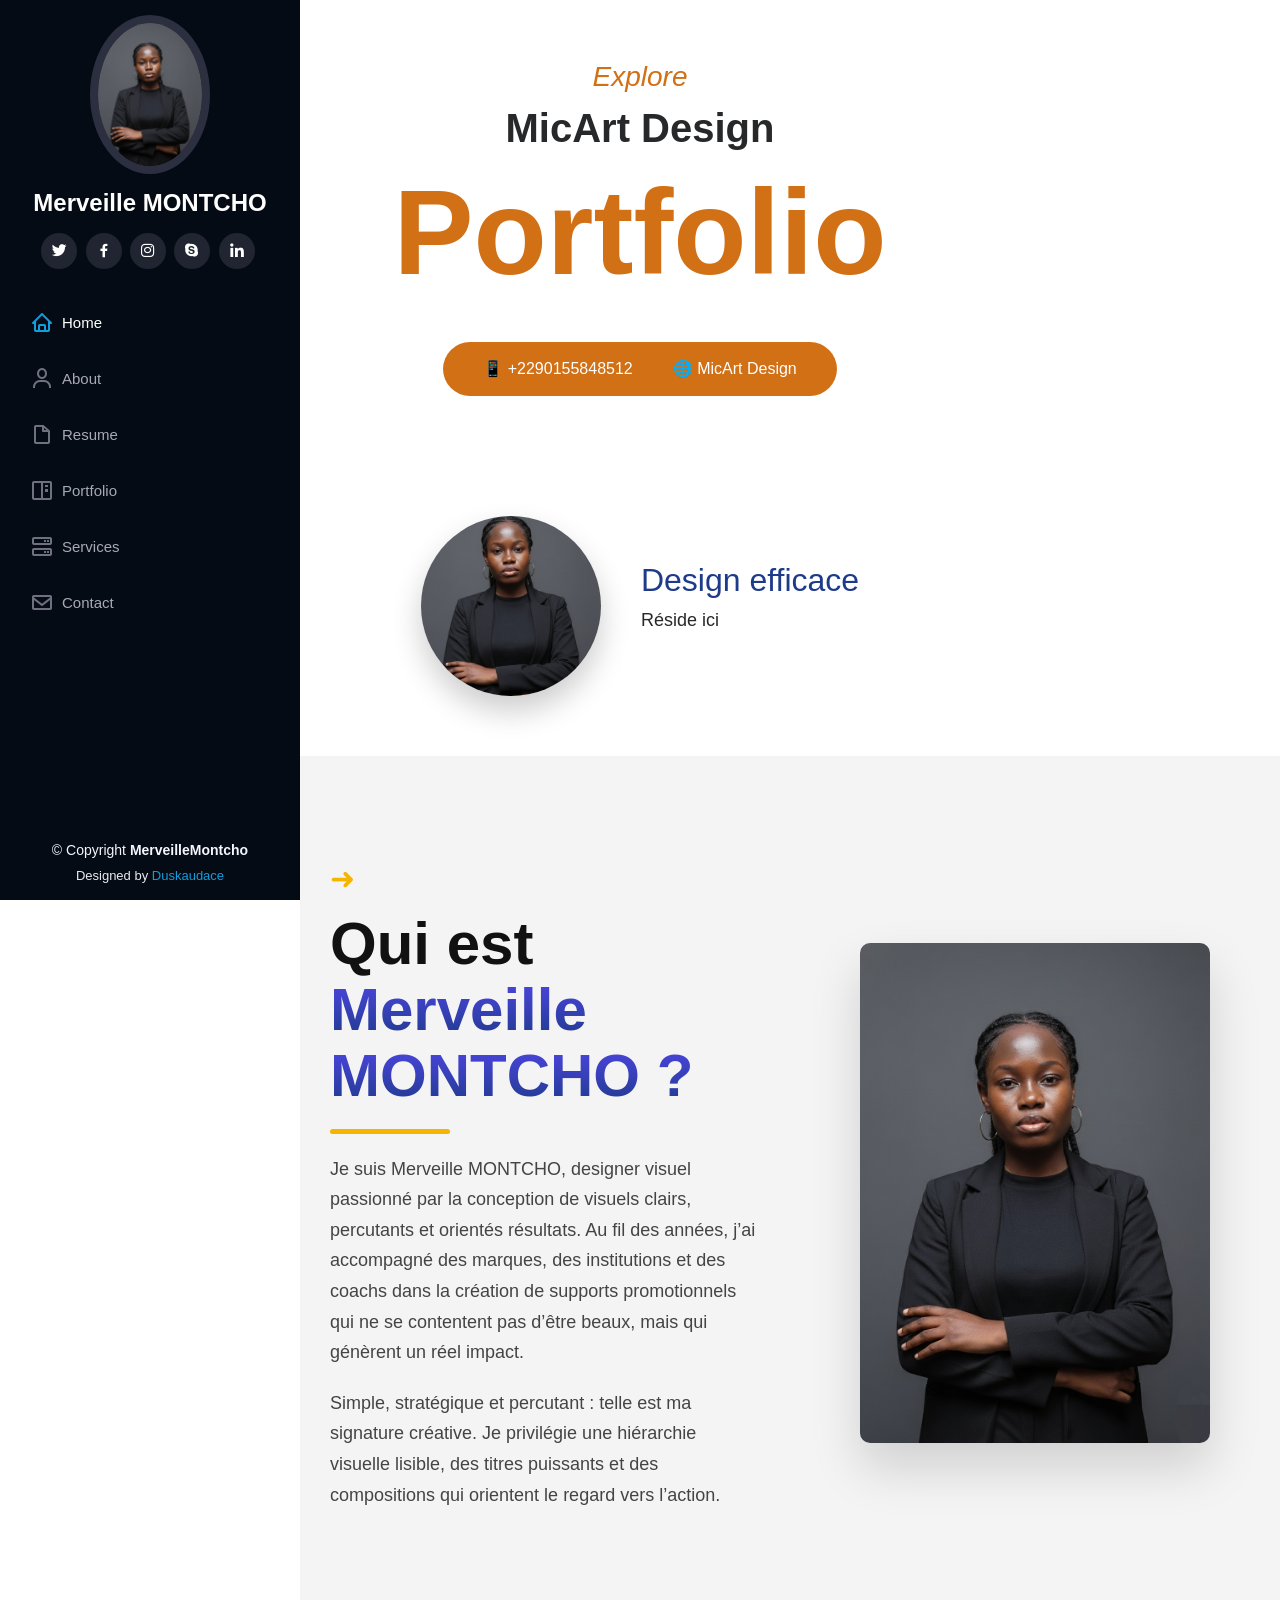
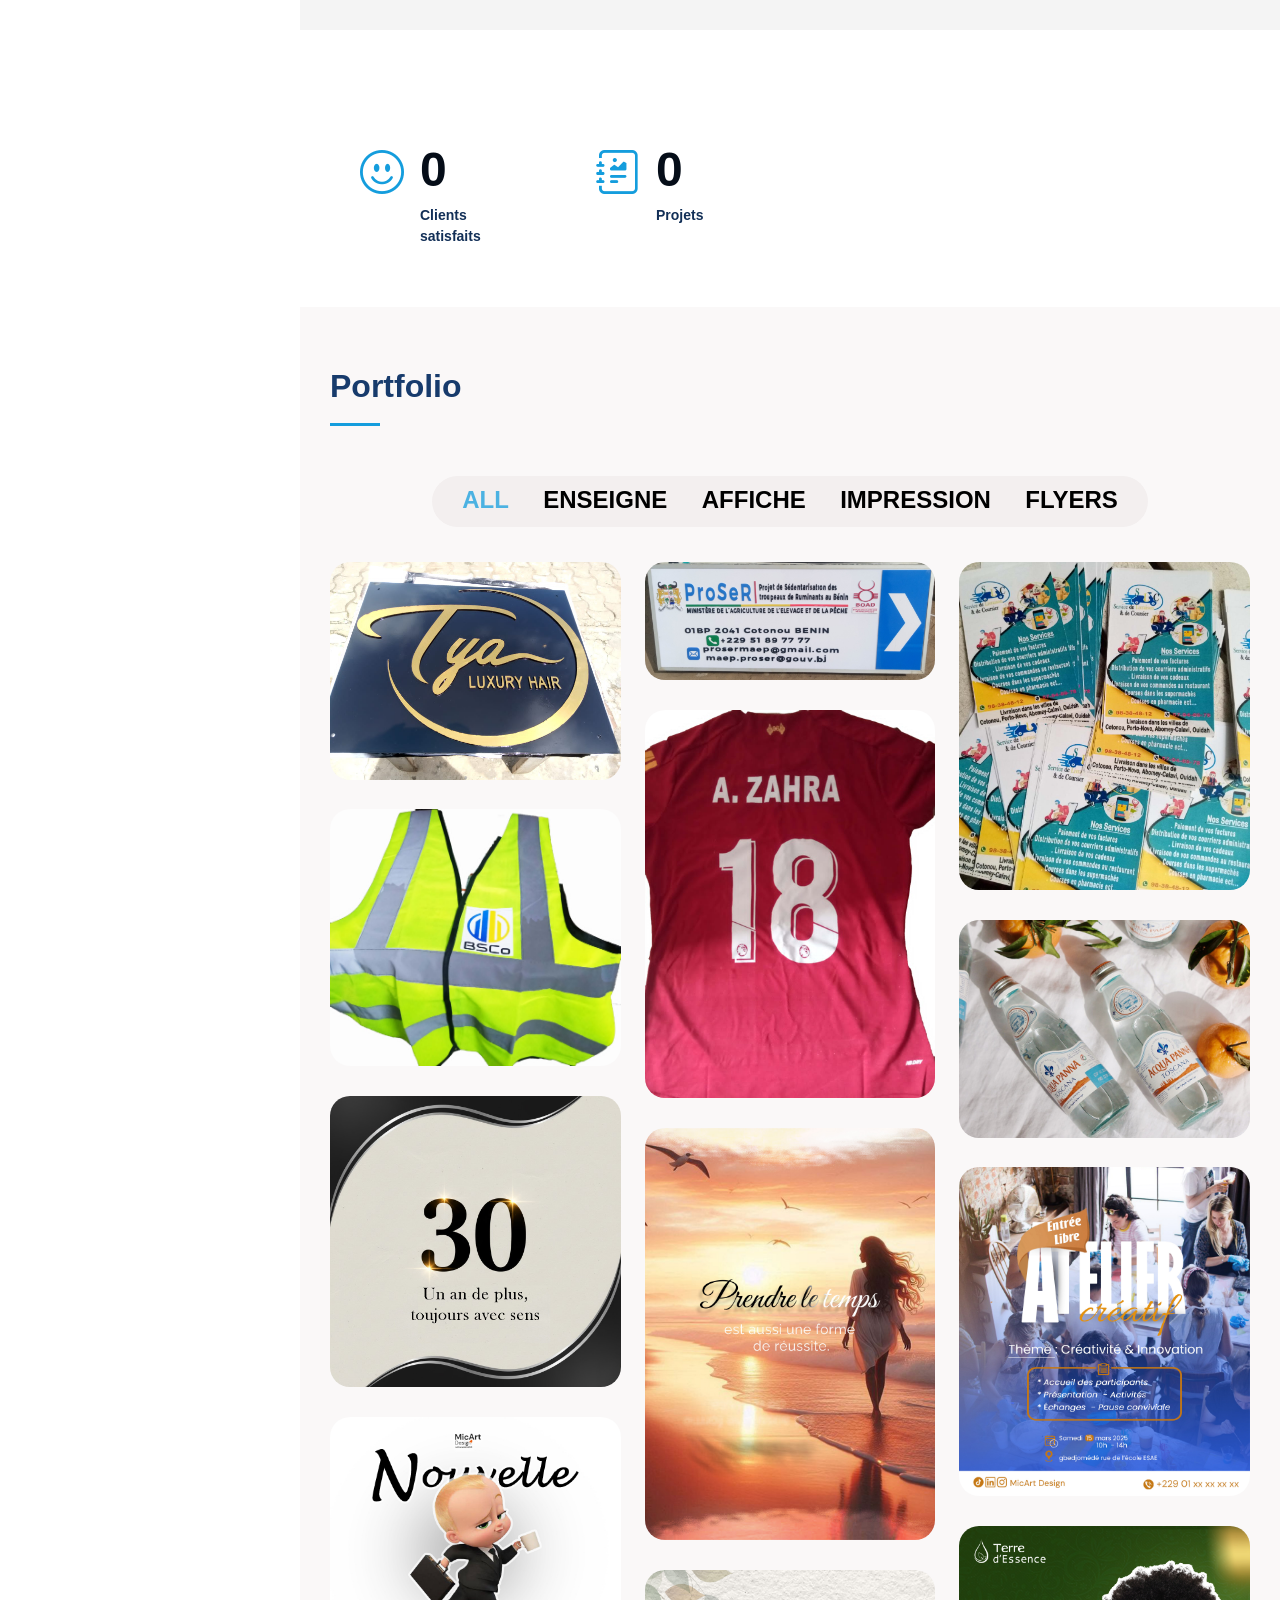
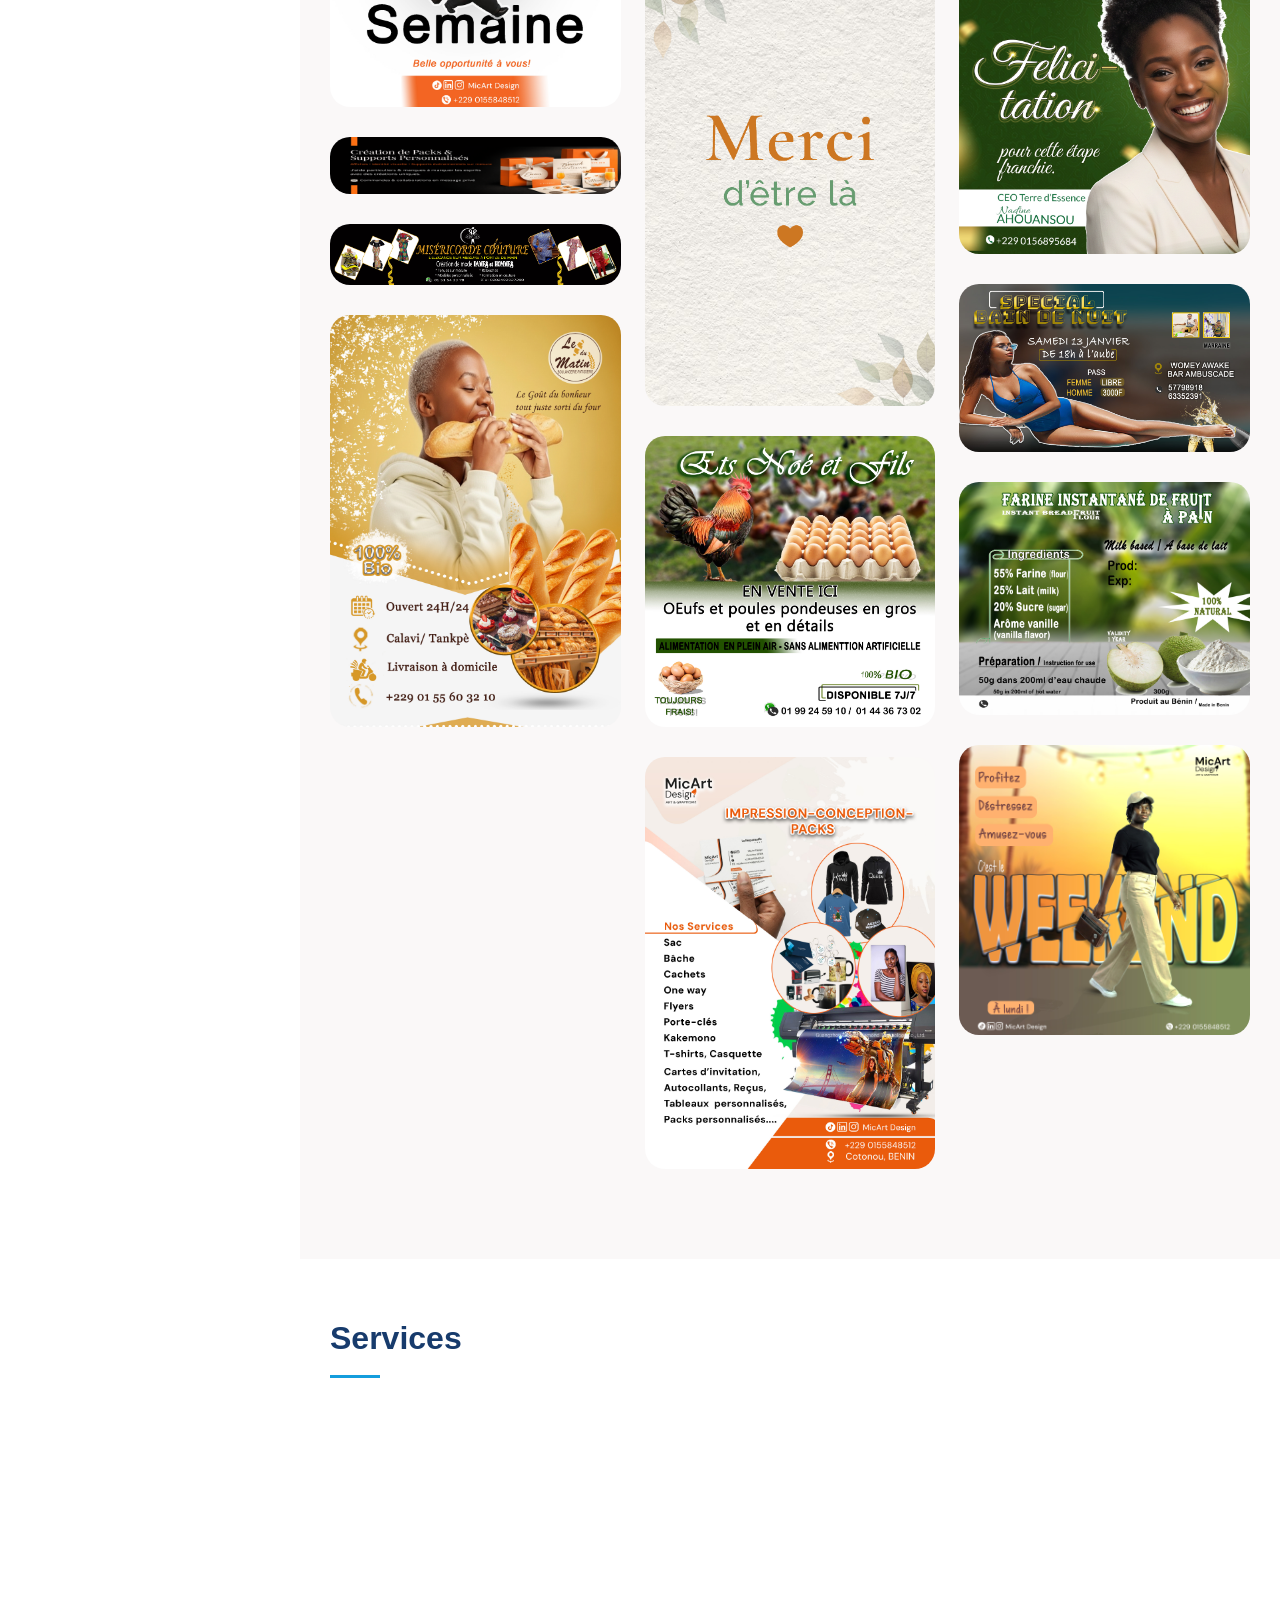
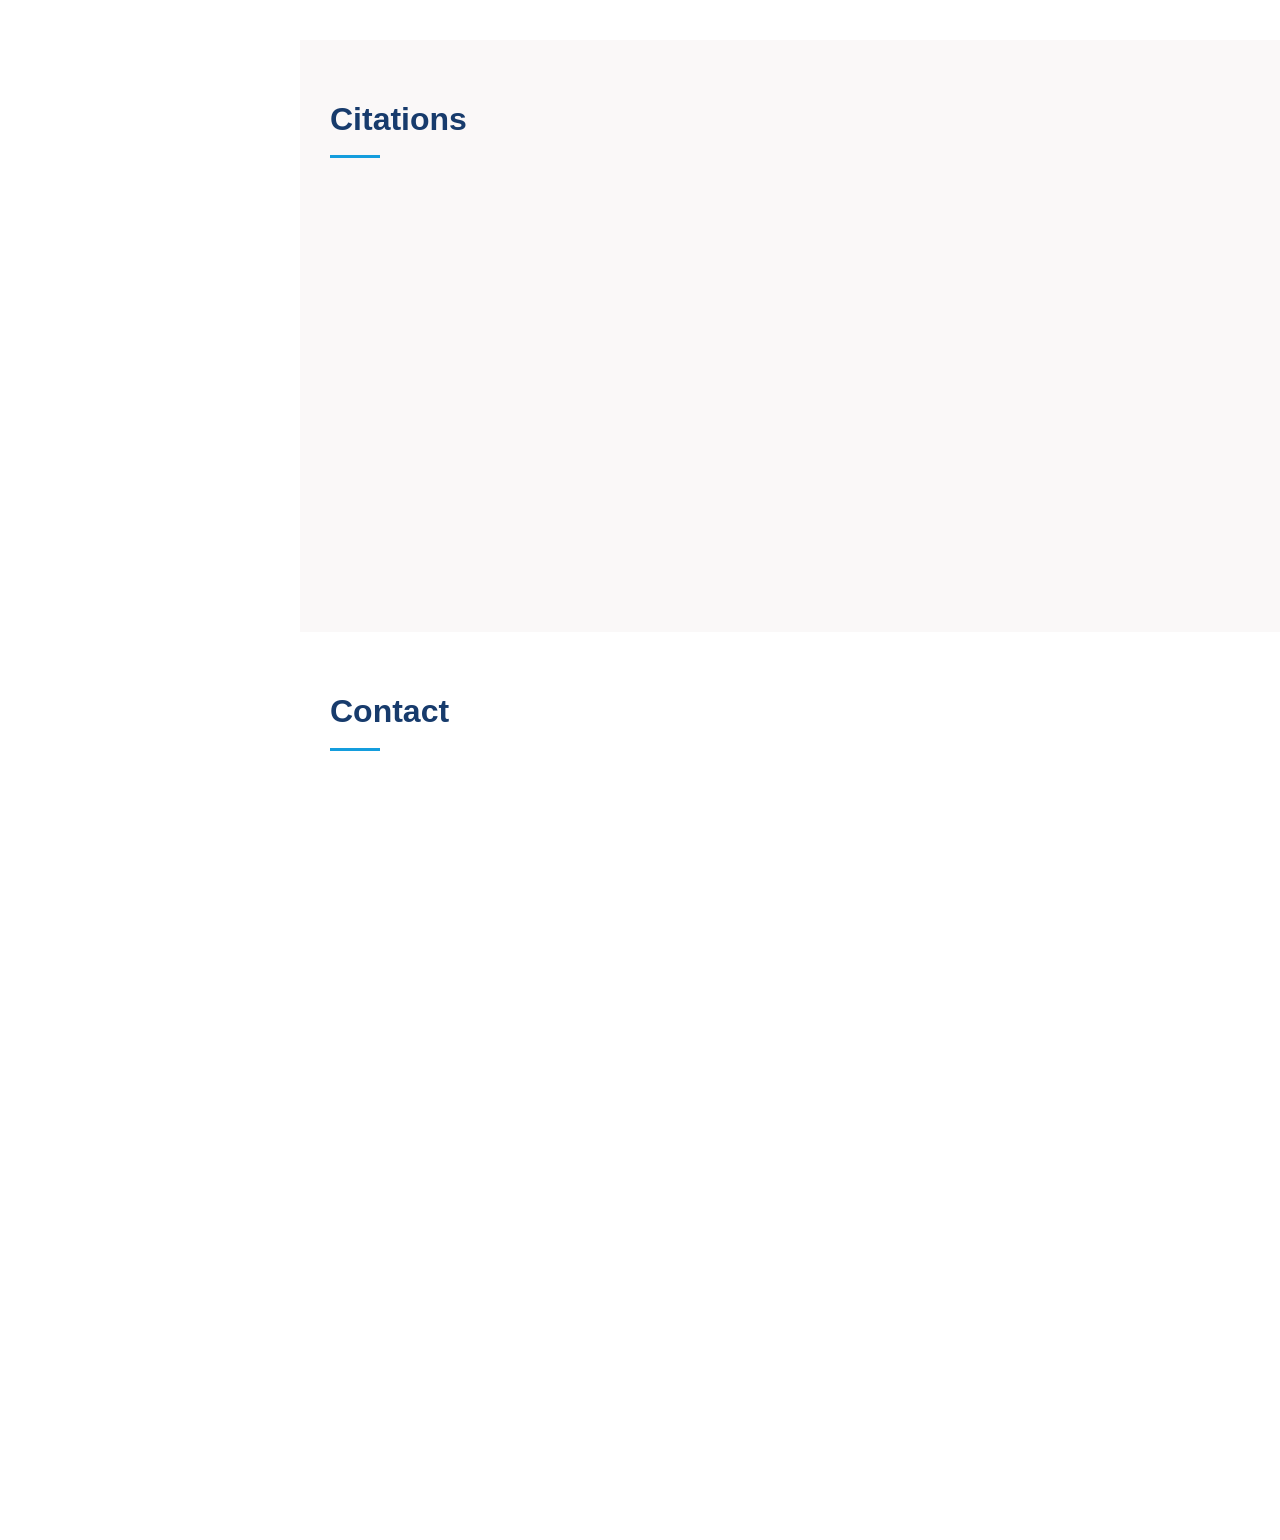
<file: index.html>
<!DOCTYPE html>
<html lang="en">

<head>
  <meta charset="utf-8">
  <meta content="width=device-width, initial-scale=1.0" name="viewport">

  <title>Mon_Portfolio</title>
  <meta content="" name="description">
  <meta content="" name="keywords">

  <!-- Favicons -->
  <link href="assets/img/favicon.png" rel="icon">
  <link href="assets/img/apple-touch-icon.png" rel="apple-touch-icon">

  <!-- Google Fonts -->
  <!-- <link href="https://fonts.googleapis.com/css?family=Open+Sans:300,300i,400,400i,600,600i,700,700i|Raleway:300,300i,400,400i,500,500i,600,600i,700,700i|Poppins:300,300i,400,400i,500,500i,600,600i,700,700i" rel="stylesheet"> -->

  <!-- Vendor CSS Files -->
  <link href="assets/vendor/aos/aos.css" rel="stylesheet">
  <link href="assets/vendor/bootstrap/css/bootstrap.min.css" rel="stylesheet">
  <link href="assets/vendor/bootstrap-icons/bootstrap-icons.css" rel="stylesheet">
  <link href="assets/vendor/boxicons/css/boxicons.min.css" rel="stylesheet">
  <link href="assets/vendor/glightbox/css/glightbox.min.css" rel="stylesheet">
  <link href="assets/vendor/swiper/swiper-bundle.min.css" rel="stylesheet">

  <!-- Template Main CSS File -->
  <link href="assets/css/style.css" rel="stylesheet">
</head>

<body>

  <!-- ======= Mobile nav toggle button ======= -->
  <i class="bi bi-list mobile-nav-toggle d-xl-none"></i>

  <!-- ======= Header ======= -->
  <header id="header">
    <div class="d-flex flex-column">

      <div class="profile">
        <img src="assets/img/photo2.jpeg" alt="" class="img-fluid rounded-circle">
        <h1 class="text-light"><a href="index.html">Merveille MONTCHO</a></h1>
        <div class="social-links mt-3 text-center">
          <a href="#" class="twitter"><i class="bx bxl-twitter"></i></a>
          <a href="#" class="facebook"><i class="bx bxl-facebook"></i></a>
          <a href="#" class="instagram"><i class="bx bxl-instagram"></i></a>
          <a href="#" class="google-plus"><i class="bx bxl-skype"></i></a>
          <a href="#" class="linkedin"><i class="bx bxl-linkedin"></i></a>
        </div>
      </div>

      <nav id="navbar" class="nav-menu navbar">
        <ul>
          <li><a href="#hero" class="nav-link scrollto active"><i class="bx bx-home"></i> <span>Home</span></a></li>
          <li><a href="#about" class="nav-link scrollto"><i class="bx bx-user"></i> <span>About</span></a></li>
          <li><a href="#resume" class="nav-link scrollto"><i class="bx bx-file-blank"></i> <span>Resume</span></a></li>
          <li><a href="#portfolio" class="nav-link scrollto"><i class="bx bx-book-content"></i> <span>Portfolio</span></a></li>
          <li><a href="#services" class="nav-link scrollto"><i class="bx bx-server"></i> <span>Services</span></a></li>
          <li><a href="#contact" class="nav-link scrollto"><i class="bx bx-envelope"></i> <span>Contact</span></a></li>
        </ul>
      </nav><!-- .nav-menu -->
    </div>
  </header><!-- End Header -->

  <!-- ======= Hero Section ======= -->
  <!-- <section id="hero" class="d-flex flex-column justify-content-center align-items-center">
    <div class="hero-container" data-aos="fade-in">
      <h1>Merveille MONTCHO</h1>
      <p>Je suis <span class="typed" data-typed-items="Graphiste, Sérigraphe, Freelancer, Caligraphe"></span></p>
    </div>
  </section> -->
  <!-- End Hero -->
      <section class="hero">

        <!-- Petit texte stylé -->
        <h3 class="explore">Explore</h3>

        <!-- Nom -->
        <h2 class="brand">MicArt Design</h2>

        <!-- Grand titre -->
        <h1 class="portfoli">Portfolio</h1>


        <!-- ===== CONTACT BAR ===== -->
        <div class="contact-bar">

            <!-- WhatsApp -->
            <div class="contact-item">
                📱 +2290155848512
            </div>

            <!-- Réseaux -->
            <div class="contact-item">
                🌐 MicArt Design
            </div>

        </div>

      </section>

    <!-- ================= PROFILE SECTION ================= -->
    <section class="profile-section">

        <!-- Cercle image profil -->
        <div class="profile-image">

            <!-- PLACE POUR TON IMAGE -->
            <!-- Remplace profile.jpg par ton image -->
            <img src="assets/img/photo2.jpeg" alt="Profile Image">

        </div>

        <!-- Texte à droite -->
        <div class="profile-text">
            <h2>Design efficace</h2>
            <p>Réside ici</p>
        </div>

    </section>
  <main id="main">

    <!-- ======= About Section ======= -->
    <!-- ======= About Section Modern ======= -->
    <section id="about-modern" class="about-modern">
    
      <div class="container">
    
        <div class="about-wrapper">
    
          <!-- ===== TEXTE GAUCHE ===== -->
          <div class="about-text">
    
            <!-- Petit icone décoratif -->
            <div class="about-arrow">➜</div>
    
            <!-- Grand titre -->
            <h1 class="about-title">
              Qui est <br>
              <span>Merveille MONTCHO ?</span>
            </h1>
    
            <!-- Ligne décorative -->
            <div class="about-line"></div>
    
            <!-- Description -->
            <p>
              Je suis Merveille MONTCHO, designer visuel passionné par la conception de visuels clairs, percutants et orientés résultats.
Au fil des années, j’ai accompagné des marques, des institutions et des coachs dans la création de supports promotionnels qui ne se contentent pas d’être beaux, mais qui génèrent un réel impact.
            </p>
    
            <p>
              Simple, stratégique et percutant : telle est ma signature créative.
Je privilégie une hiérarchie visuelle lisible, des titres puissants et des compositions qui orientent le regard vers l’action.
            </p>
    
          </div>
    
    
          <!-- ===== IMAGE DROITE ===== -->
          <div class="about-image">
    
            <!-- REMPLACE l'image ici -->
            <img src="assets/img/photo2.jpeg" alt="Profile Image">
    
          </div>
    
        </div>
    
      </div>
    
    </section>
    <!-- End About Section -->

    <!-- ======= Facts Section ======= -->
    <section id="facts" class="facts">
      <div class="container">

        <div class="section-title">
          <!-- <h2>Facts</h2>
          <p>Magnam dolores commodi suscipit. Necessitatibus eius consequatur ex aliquid fuga eum quidem. Sit sint consectetur velit. Quisquam quos quisquam cupiditate. Et nemo qui impedit suscipit alias ea. Quia fugiat sit in iste officiis commodi quidem hic quas.</p> -->
        </div>

        <div class="row no-gutters">

          <div class="col-lg-3 col-md-6 d-md-flex align-items-md-stretch" data-aos="fade-up">
            <div class="count-box">
              <i class="bi bi-emoji-smile"></i>
              <span data-purecounter-start="0" data-purecounter-end="382" data-purecounter-duration="1" class="purecounter"></span>
              <p><strong>Clients satisfaits</strong></p>
            </div>
          </div>

          <div class="col-lg-3 col-md-6 d-md-flex align-items-md-stretch" data-aos="fade-up" data-aos-delay="100">
            <div class="count-box">
              <i class="bi bi-journal-richtext"></i>
              <span data-purecounter-start="0" data-purecounter-end="1453" data-purecounter-duration="1" class="purecounter"></span>
              <p><strong>Projets</strong></p>
            </div>
          </div>

        </div>

      </div>
    </section><!-- End Facts Section -->


    <!-- ======= Portfolio Section ======= -->
    <section id="portfolio" class="portfolio section-bg">
      <div class="container">

        <div class="section-title">
          <h2>Portfolio</h2>
          <!-- <p>Magnam dolores commodi suscipit. Necessitatibus eius consequatur ex aliquid fuga eum quidem. Sit sint consectetur velit. Quisquam quos quisquam cupiditate. Et nemo qui impedit suscipit alias ea. Quia fugiat sit in iste officiis commodi quidem hic quas.</p> -->
        </div>

        <div class="row" data-aos="fade-up">
          <div class="col-lg-12 d-flex justify-content-center">
            <ul id="portfolio-flters">
              <li data-filter="*" class="filter-active">All</li>
              <li data-filter=".filter-app">Enseigne</li>
              <li data-filter=".filter-card">Affiche</li>
              <li data-filter=".filter-web">Impression</li>
              <li data-filter=".filter-web2">Flyers</li>
            </ul>
          </div>
        </div>

        <div class="row portfolio-container" data-aos="fade-up" data-aos-delay="100">

          <div class="col-lg-4 col-md-6 portfolio-item filter-app">
            <div class="portfolio-wrap">
              <img src="assets/img/portfolio/mervo1.jpg" class="img-fluid" alt="">
              <div class="portfolio-links">
                <a href="assets/img/portfolio/mervo1.jpg" data-gallery="portfolioGallery" class="portfolio-lightbox" title="Enseigne"><i class="bx bx-show"></i></a>
                
              </div>
            </div>
          </div>

          <div class="col-lg-4 col-md-6 portfolio-item filter-app">
            <div class="portfolio-wrap">
              <img src="assets/img/portfolio/mervo2.jpg" class="img-fluid" alt="">
              <div class="portfolio-links">
                <a href="assets/img/portfolio/mervo2.jpg" data-gallery="portfolioGallery" class="portfolio-lightbox" title="Enseigne"><i class="bx bx-show"></i></a>
                
              </div>
            </div>
          </div>

          <div class="col-lg-4 col-md-6 portfolio-item filter-app">
            <div class="portfolio-wrap">
              <img src="assets/img/portfolio/mervo3.jpg" class="img-fluid" alt="">
              <div class="portfolio-links">
                <a href="assets/img/portfolio/mervo3.jpg" data-gallery="portfolioGallery" class="portfolio-lightbox" title="Enseigne"><i class="bx bx-show"></i></a>
                
              </div>
            </div>
          </div>

          <div class="col-lg-4 col-md-6 portfolio-item filter-web">
            <div class="portfolio-wrap">
              <img src="assets/img/portfolio/mervo4.jpg" class="img-fluid" alt="">
              <div class="portfolio-links">
                <a href="assets/img/portfolio/mervo4.jpg" data-gallery="portfolioGallery" class="portfolio-lightbox" title="Impression"><i class="bx bx-show"></i></a>
                
              </div>
            </div>
          </div>

          <div class="col-lg-4 col-md-6 portfolio-item filter-web">
            <div class="portfolio-wrap">
              <img src="assets/img/portfolio/mervo5.jpg" class="img-fluid" alt="">
              <div class="portfolio-links">
                <a href="assets/img/portfolio/mervo5.jpg" data-gallery="portfolioGallery" class="portfolio-lightbox" title="Impression"><i class="bx bx-show"></i></a>
                
              </div>
            </div>
          </div>


          <div class="col-lg-4 col-md-6 portfolio-item filter-card">
            <div class="portfolio-wrap">
              <img src="assets/img/portfolio/portfolio-7.jpg" class="img-fluid" alt="">
              <div class="portfolio-links">
                <a href="assets/img/portfolio/portfolio-7.jpg" data-gallery="portfolioGallery" class="portfolio-lightbox" title="Affiche"><i class="bx bx-show"></i></a>
                
              </div>
            </div>
          </div>

          <div class="col-lg-4 col-md-6 portfolio-item filter-card">
            <div class="portfolio-wrap">
              <img src="assets/img/a1.jpg" class="img-fluid" alt="">
              <div class="portfolio-links">
                <a href="assets/img/a1.jpg" data-gallery="portfolioGallery" class="portfolio-lightbox" title="Affiche"><i class="bx bx-show"></i></a>
                
              </div>
            </div>
          </div>

          <div class="col-lg-4 col-md-6 portfolio-item filter-card">
            <div class="portfolio-wrap">
              <img src="assets/img/a2.jpg" class="img-fluid" alt="">
              <div class="portfolio-links">
                <a href="assets/img/a2.jpg" data-gallery="portfolioGallery" class="portfolio-lightbox" title="Affiche"><i class="bx bx-show"></i></a>
                
              </div>
            </div>
          </div>

          <div class="col-lg-4 col-md-6 portfolio-item filter-card">
            <div class="portfolio-wrap">
              <img src="assets/img/a3.jpg" class="img-fluid" alt="">
              <div class="portfolio-links">
                <a href="assets/img/a3.jpg" data-gallery="portfolioGallery" class="portfolio-lightbox" title="Affiche"><i class="bx bx-show"></i></a>
                
              </div>
            </div>
          </div>

          <div class="col-lg-4 col-md-6 portfolio-item filter-card">
            <div class="portfolio-wrap">
              <img src="assets/img/a4.jpg" class="img-fluid" alt="">
              <div class="portfolio-links">
                <a href="assets/img/a4.jpg" data-gallery="portfolioGallery" class="portfolio-lightbox" title="Affiche"><i class="bx bx-show"></i></a>
                
              </div>
            </div>
          </div>

          <div class="col-lg-4 col-md-6 portfolio-item filter-card">
            <div class="portfolio-wrap">
              <img src="assets/img/a5.jpg" class="img-fluid" alt="">
              <div class="portfolio-links">
                <a href="assets/img/a5.jpg" data-gallery="portfolioGallery" class="portfolio-lightbox" title="Affiche"><i class="bx bx-show"></i></a>
                
              </div>
            </div>
          </div>

          <div class="col-lg-4 col-md-6 portfolio-item filter-card">
            <div class="portfolio-wrap">
              <img src="assets/img/a6.jpg" class="img-fluid" alt="">
              <div class="portfolio-links">
                <a href="assets/img/a6.jpg" data-gallery="portfolioGallery" class="portfolio-lightbox" title="Affiche"><i class="bx bx-show"></i></a>
                
              </div>
            </div>
          </div>

          <div class="col-lg-4 col-md-6 portfolio-item filter-card">
            <div class="portfolio-wrap">
              <img src="assets/img/a7.png" class="img-fluid" alt="">
              <div class="portfolio-links">
                <a href="assets/img/a7.png" data-gallery="portfolioGallery" class="portfolio-lightbox" title="Affiche"><i class="bx bx-show"></i></a>
                
              </div>
            </div>
          </div>

          <div class="col-lg-4 col-md-6 portfolio-item filter-card">
            <div class="portfolio-wrap">
              <img src="assets/img/a8.jpg" class="img-fluid" alt="">
              <div class="portfolio-links">
                <a href="assets/img/a8.jpg" data-gallery="portfolioGallery" class="portfolio-lightbox" title="Affiche"><i class="bx bx-show"></i></a>
                
              </div>
            </div>
          </div>

          <div class="col-lg-4 col-md-6 portfolio-item filter-card">
            <div class="portfolio-wrap">
              <img src="assets/img/a9.jpg" class="img-fluid" alt="">
              <div class="portfolio-links">
                <a href="assets/img/a9.jpg" data-gallery="portfolioGallery" class="portfolio-lightbox" title="Affiche"><i class="bx bx-show"></i></a>
                
              </div>
            </div>
          </div>

          <div class="col-lg-4 col-md-6 portfolio-item filter-web2">
            <div class="portfolio-wrap">
              <img src="assets/img/f1.jpg" class="img-fluid" alt="">
              <div class="portfolio-links">
                <a href="assets/img/f1.jpg" data-gallery="portfolioGallery" class="portfolio-lightbox" title="Flyers"><i class="bx bx-show"></i></a>
                
              </div>
            </div>
          </div>

          <div class="col-lg-4 col-md-6 portfolio-item filter-web2">
            <div class="portfolio-wrap">
              <img src="assets/img/f2.jpg" class="img-fluid" alt="">
              <div class="portfolio-links">
                <a href="assets/img/f2.jpg" data-gallery="portfolioGallery" class="portfolio-lightbox" title="Flyers"><i class="bx bx-show"></i></a>
                
              </div>
            </div>
          </div>

          <div class="col-lg-4 col-md-6 portfolio-item filter-web2">
            <div class="portfolio-wrap">
              <img src="assets/img/f3.jpg" class="img-fluid" alt="">
              <div class="portfolio-links">
                <a href="assets/img/f3.jpg" data-gallery="portfolioGallery" class="portfolio-lightbox" title="Flyers"><i class="bx bx-show"></i></a>
                
              </div>
            </div>
          </div>

          <div class="col-lg-4 col-md-6 portfolio-item filter-web2">
            <div class="portfolio-wrap">
              <img src="assets/img/f4.jpg" class="img-fluid" alt="">
              <div class="portfolio-links">
                <a href="assets/img/f4.jpg" data-gallery="portfolioGallery" class="portfolio-lightbox" title="Flyers"><i class="bx bx-show"></i></a>
                
              </div>
            </div>
          </div>

          <div class="col-lg-4 col-md-6 portfolio-item filter-web2">
            <div class="portfolio-wrap">
              <img src="assets/img/f5.jpg" class="img-fluid" alt="">
              <div class="portfolio-links">
                <a href="assets/img/f5.jpg" data-gallery="portfolioGallery" class="portfolio-lightbox" title="Flyers"><i class="bx bx-show"></i></a>
                
              </div>
            </div>
          </div>

        </div>



      </div>
    </section><!-- End Portfolio Section -->

    <!-- ======= Services Section ======= -->
    <section id="services" class="services">
      <div class="container">

        <div class="section-title">
          <h2>Services</h2>
          <!-- <p>Magnam dolores commodi suscipit. Necessitatibus eius consequatur ex aliquid fuga eum quidem. Sit sint consectetur velit. Quisquam quos quisquam cupiditate. Et nemo qui impedit suscipit alias ea. Quia fugiat sit in iste officiis commodi quidem hic quas.</p> -->
        </div>

        <div class="row">
          <div class="col-lg-4 col-md-6 icon-box" data-aos="fade-up">
            <div class="icon"><i class="bi bi-briefcase"></i></div>
            <h4 class="title"><a href="">Réalisation d'affiche</a></h4>
            <!-- <p class="description">Voluptatum deleniti atque corrupti quos dolores et quas molestias excepturi sint occaecati cupiditate non provident</p> -->
          </div>
          <div class="col-lg-4 col-md-6 icon-box" data-aos="fade-up" data-aos-delay="100">
            <div class="icon"><i class="bi bi-briefcase"></i></div>
            <h4 class="title"><a href="">Creation de logo</a></h4>
            <!-- <p class="description">Minim veniam, quis nostrud exercitation ullamco laboris nisi ut aliquip ex ea commodo consequat tarad limino ata</p> -->
          </div>
          <div class="col-lg-4 col-md-6 icon-box" data-aos="fade-up" data-aos-delay="200">
            <div class="icon"><i class="bi bi-briefcase"></i></div>
            <h4 class="title"><a href="">Réalisation d'enseigne de tout genre</a></h4>
            <!-- <p class="description">Duis aute irure dolor in reprehenderit in voluptate velit esse cillum dolore eu fugiat nulla pariatur</p> -->
          </div>
          <div class="col-lg-4 col-md-6 icon-box" data-aos="fade-up" data-aos-delay="300">
            <div class="icon"><i class="bi bi-briefcase"></i></div>
            <h4 class="title"><a href="">Habillage PC</a></h4>
            <!-- <p class="description">Excepteur sint occaecat cupidatat non proident, sunt in culpa qui officia deserunt mollit anim id est laborum</p> -->
          </div>
          <div class="col-lg-4 col-md-6 icon-box" data-aos="fade-up" data-aos-delay="400">
            <div class="icon"><i class="bi bi-briefcase"></i></div>
            <h4 class="title"><a href="">Impression sur t-shirt</a></h4>
            <!-- <p class="description">At vero eos et accusamus et iusto odio dignissimos ducimus qui blanditiis praesentium voluptatum deleniti atque</p> -->
          </div>
          <div class="col-lg-4 col-md-6 icon-box" data-aos="fade-up" data-aos-delay="500">
            <div class="icon"><i class="bi bi-calendar4-week"></i></div>
            <h4 class="title"><a href="">Plaque de visibilité</a></h4>
            <!-- <p class="description">Et harum quidem rerum facilis est et expedita distinctio. Nam libero tempore, cum soluta nobis est eligendi</p> -->
          </div>
        </div>

      </div>
    </section><!-- End Services Section -->

    <!-- ======= Testimonials Section ======= -->
    <section id="testimonials" class="testimonials section-bg">
      <div class="container">

        <div class="section-title">
          <h2>Citations</h2>
          <!-- <p>Magnam dolores commodi suscipit. Necessitatibus eius consequatur ex aliquid fuga eum quidem. Sit sint consectetur velit. Quisquam quos quisquam cupiditate. Et nemo qui impedit suscipit alias ea. Quia fugiat sit in iste officiis commodi quidem hic quas.</p> -->
        </div>

        <div class="testimonials-slider swiper" data-aos="fade-up" data-aos-delay="100">
          <div class="swiper-wrapper">

            <div class="swiper-slide">
              <div class="testimonial-item" data-aos="fade-up">
                <p>
                  <i class="bx bxs-quote-alt-left quote-icon-left"></i>
                  Plus nous sommes anxieux,plus nous nous ferons paraître perfomants,ce qui ne fait qu'encourager le monde à s'appuyer d'avantage sur nous..
                  <i class="bx bxs-quote-alt-right quote-icon-right"></i>
                </p>
                <!-- <img src="assets/img/testimonials/testimonials-1.jpg" class="testimonial-img" alt=""> -->
                <!-- <h3>Saul Goodman</h3> -->
                <!-- <h4>Ceo &amp; Founder</h4> -->
              </div>
            </div><!-- End testimonial item -->

            <div class="swiper-slide">
              <div class="testimonial-item" data-aos="fade-up" data-aos-delay="100">
                <p>
                  <i class="bx bxs-quote-alt-left quote-icon-left"></i>
                  Si vous estimez qu'il n'y a aucun espoir,alors vous garantissez que tout espoirpeut disparaître.
                  <i class="bx bxs-quote-alt-right quote-icon-right"></i>
                </p>
                <!-- <img src="assets/img/testimonials/testimonials-2.jpg" class="testimonial-img" alt=""> -->
                <!-- <h3>Sara Wilsson</h3> -->
                <!-- <h4>Designer</h4> -->
              </div>
            </div><!-- End testimonial item -->

            <div class="swiper-slide">
              <div class="testimonial-item" data-aos="fade-up" data-aos-delay="200">
                <p>
                  <i class="bx bxs-quote-alt-left quote-icon-left"></i>
                  Un jour de ces jours,je trouverai un moyen.Je m'élèverai au dessus de la foule.Ils seront étonnés de ce qu'ils verront et quelqu'un dira je le savais depuis le début 
                  <i class="bx bxs-quote-alt-right quote-icon-right"></i>
                </p>
                <!-- <img src="assets/img/testimonials/testimonials-3.jpg" class="testimonial-img" alt=""> -->
                <!-- <h3>Jena Karlis</h3> -->
                <!-- <h4>Store Owner</h4> -->
              </div>
            </div><!-- End testimonial item -->

            <!-- <div class="swiper-slide">
              <div class="testimonial-item" data-aos="fade-up" data-aos-delay="300">
                <p>
                  <i class="bx bxs-quote-alt-left quote-icon-left"></i>
                  Fugiat enim eram quae cillum dolore dolor amet nulla culpa multos export minim fugiat minim velit minim dolor enim duis veniam ipsum anim magna sunt elit fore quem dolore labore illum veniam.
                  <i class="bx bxs-quote-alt-right quote-icon-right"></i>
                </p>
                <img src="assets/img/testimonials/testimonials-4.jpg" class="testimonial-img" alt="">
                <h3>Matt Brandon</h3>
                <h4>Freelancer</h4>
              </div> -->
            <!-- </div>End testimonial item -->

            <!-- <div class="swiper-slide">
              <div class="testimonial-item" data-aos="fade-up" data-aos-delay="400">
                <p>
                  <i class="bx bxs-quote-alt-left quote-icon-left"></i>
                  Quis quorum aliqua sint quem legam fore sunt eram irure aliqua veniam tempor noster veniam enim culpa labore duis sunt culpa nulla illum cillum fugiat legam esse veniam culpa fore nisi cillum quid.
                  <i class="bx bxs-quote-alt-right quote-icon-right"></i>
                </p>
                <img src="assets/img/testimonials/testimonials-5.jpg" class="testimonial-img" alt="">
                <h3>John Larson</h3>
                <h4>Entrepreneur</h4>
              </div> -->
            <!-- </div>End testimonial item -->

          </div>
          <div class="swiper-pagination"></div>
        </div>

      </div>
    </section><!-- End Testimonials Section -->

    <!-- ======= Contact Section ======= -->
    <section id="contact" class="contact">
      <div class="container">

        <div class="section-title">
          <h2>Contact</h2>
          <!-- <p>Magnam dolores commodi suscipit. Necessitatibus eius consequatur ex aliquid fuga eum quidem. Sit sint consectetur velit. Quisquam quos quisquam cupiditate. Et nemo qui impedit suscipit alias ea. Quia fugiat sit in iste officiis commodi quidem hic quas.</p> -->
        </div>

        <div class="row" data-aos="fade-in">

          <div class="col-lg-5 d-flex align-items-stretch">
            <div class="info">
              <div class="address">
                <i class="bi bi-geo-alt"></i>
                <h4>Location:</h4>
                <p>Cotonou, Benin</p>
              </div>

              <div class="email">
                <i class="bi bi-envelope"></i>
                <h4>Email:</h4>
                <p>merveillemontcho@gmail.com</p>
              </div>

              <div class="phone">
                <i class="bi bi-phone"></i>
                <h4>Call:</h4>
                <p>+229 69376127</p>
              </div>

              <iframe src="https://www.google.com/maps/embed?pb=!1m18!1m12!1m3!1d3965.2382006110597!2d2.450822574149467!3d6.363210393626855!2m3!1f0!2f0!3f0!3m2!1i1024!2i768!4f13.1!3m3!1m2!1s0x1023552918de0f01%3A0x1896311578f9adcb!2sGRAND%20MOULIN%20DU%20BENIN!5e0!3m2!1sfr!2sus!4v1762359234577!5m2!1sfr!2sus" frameborder="0" style="border:0; width: 100%; height: 290px;" allowfullscreen></iframe>
            </div>

          </div>

          <!-- <div class="col-lg-7 mt-5 mt-lg-0 d-flex align-items-stretch">
            <form action="forms/contact.php" method="post" role="form" class="php-email-form">
              <div class="row">
                <div class="form-group col-md-6">
                  <label for="name">Your Name</label>
                  <input type="text" name="name" class="form-control" id="name" required>
                </div>
                <div class="form-group col-md-6">
                  <label for="name">Your Email</label>
                  <input type="email" class="form-control" name="email" id="email" required>
                </div>
              </div>
              <div class="form-group">
                <label for="name">Subject</label>
                <input type="text" class="form-control" name="subject" id="subject" required>
              </div>
              <div class="form-group">
                <label for="name">Message</label>
                <textarea class="form-control" name="message" rows="10" required></textarea>
              </div>
              <div class="my-3">
                <div class="loading">Loading</div>
                <div class="error-message"></div>
                <div class="sent-message">Your message has been sent. Thank you!</div>
              </div>
              <div class="text-center"><button type="submit">Send Message</button></div>
            </form>
          </div> -->

        </div>

      </div>
    </section><!-- End Contact Section -->

  </main><!-- End #main -->

  <!-- ======= Footer ======= -->
  <footer id="footer">
    <div class="container">
      <div class="copyright">
        &copy; Copyright <strong><span>MerveilleMontcho</span></strong>
      </div>
      <div class="credits">
        <!-- All the links in the footer should remain intact. -->
        <!-- You can delete the links only if you purchased the pro version. -->
        <!-- Licensing information: https://bootstrapmade.com/license/ -->
        <!-- Purchase the pro version with working PHP/AJAX contact form: https://bootstrapmade.com/iportfolio-bootstrap-portfolio-websites-template/ -->
        Designed by <a href="portfolioaudace.000webhostapp.com">Duskaudace</a>
      </div>
    </div>
  </footer><!-- End  Footer -->

  <a href="#" class="back-to-top d-flex align-items-center justify-content-center"><i class="bi bi-arrow-up-short"></i></a>

  <!-- Vendor JS Files -->
  <script src="assets/vendor/purecounter/purecounter_vanilla.js"></script>
  <script src="assets/vendor/aos/aos.js"></script>
  <script src="assets/vendor/bootstrap/js/bootstrap.bundle.min.js"></script>
  <script src="assets/vendor/glightbox/js/glightbox.min.js"></script>
  <script src="assets/vendor/isotope-layout/isotope.pkgd.min.js"></script>
  <script src="assets/vendor/swiper/swiper-bundle.min.js"></script>
  <script src="assets/vendor/typed.js/typed.umd.js"></script>
  <script src="assets/vendor/waypoints/noframework.waypoints.js"></script>
  <script src="assets/vendor/php-email-form/validate.js"></script>

  <!-- Template Main JS File -->
  <script src="assets/js/main.js"></script>

</body>

</html>
</file>
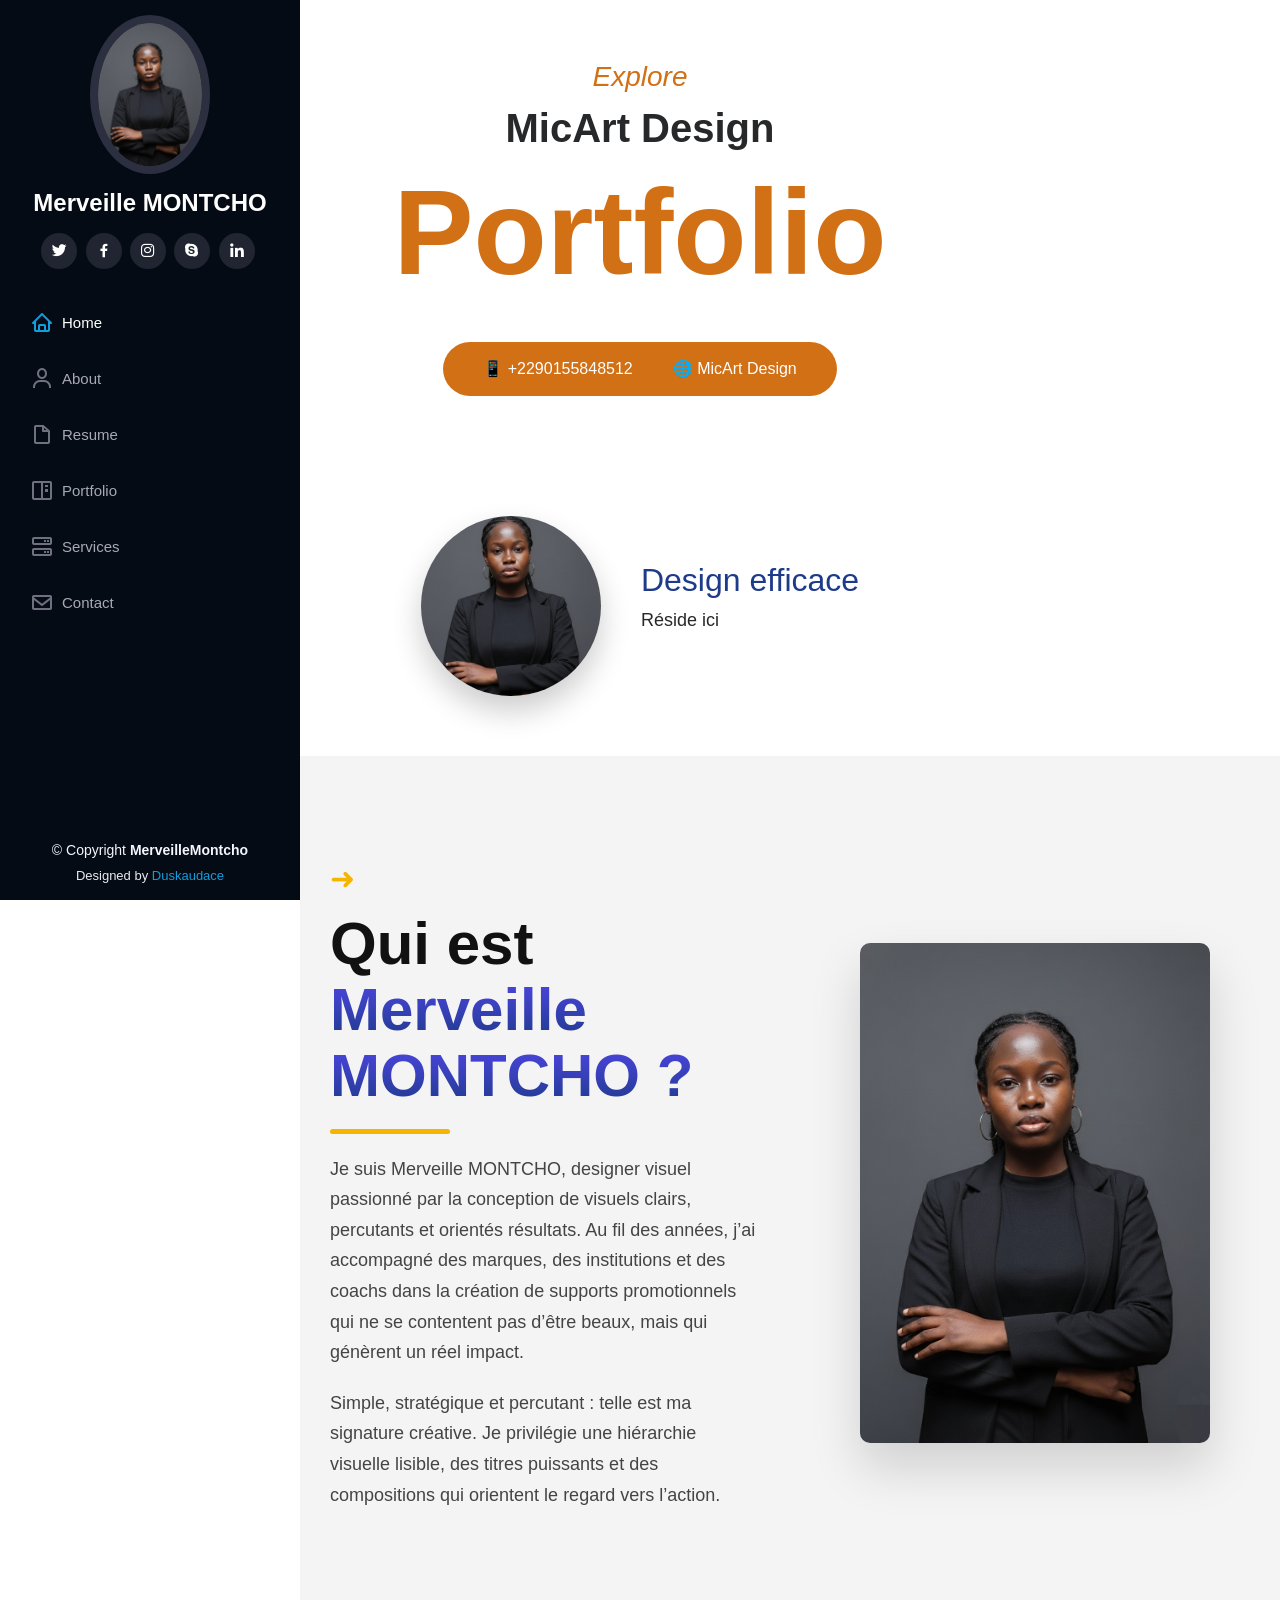
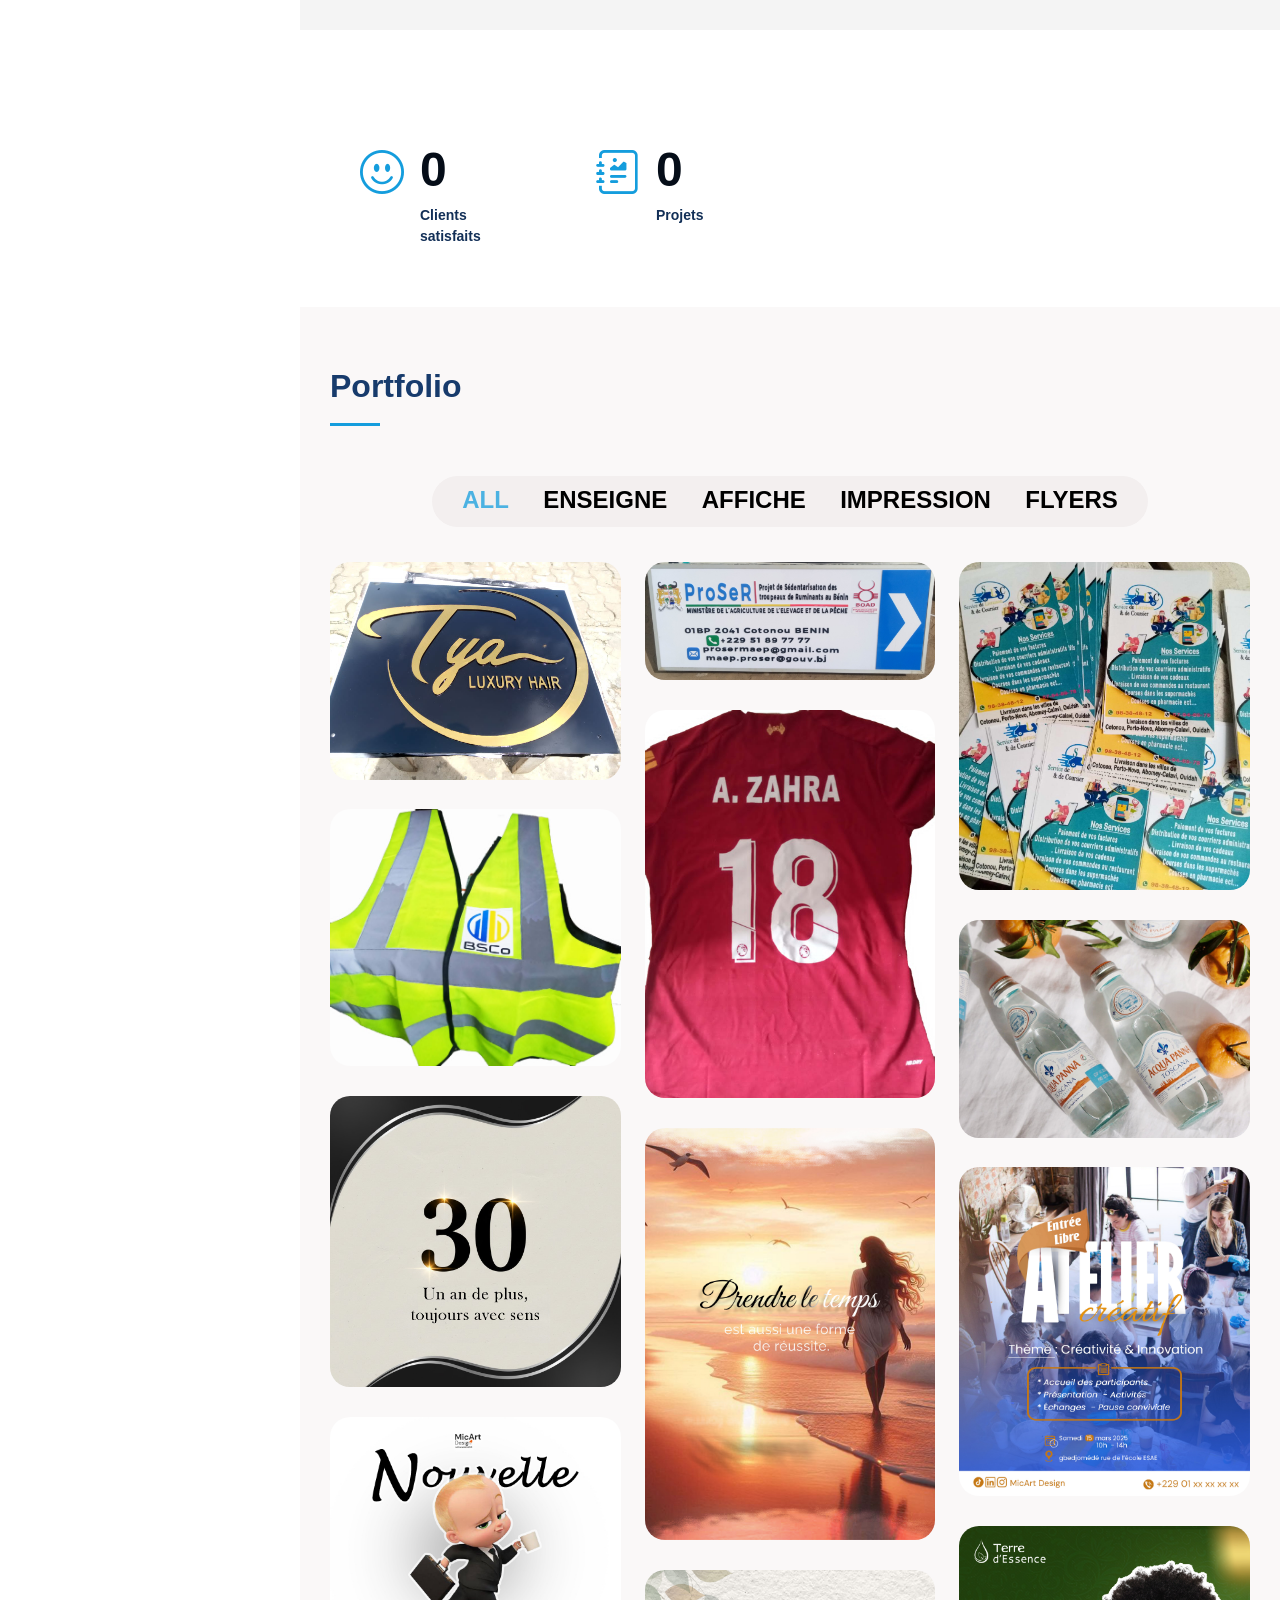
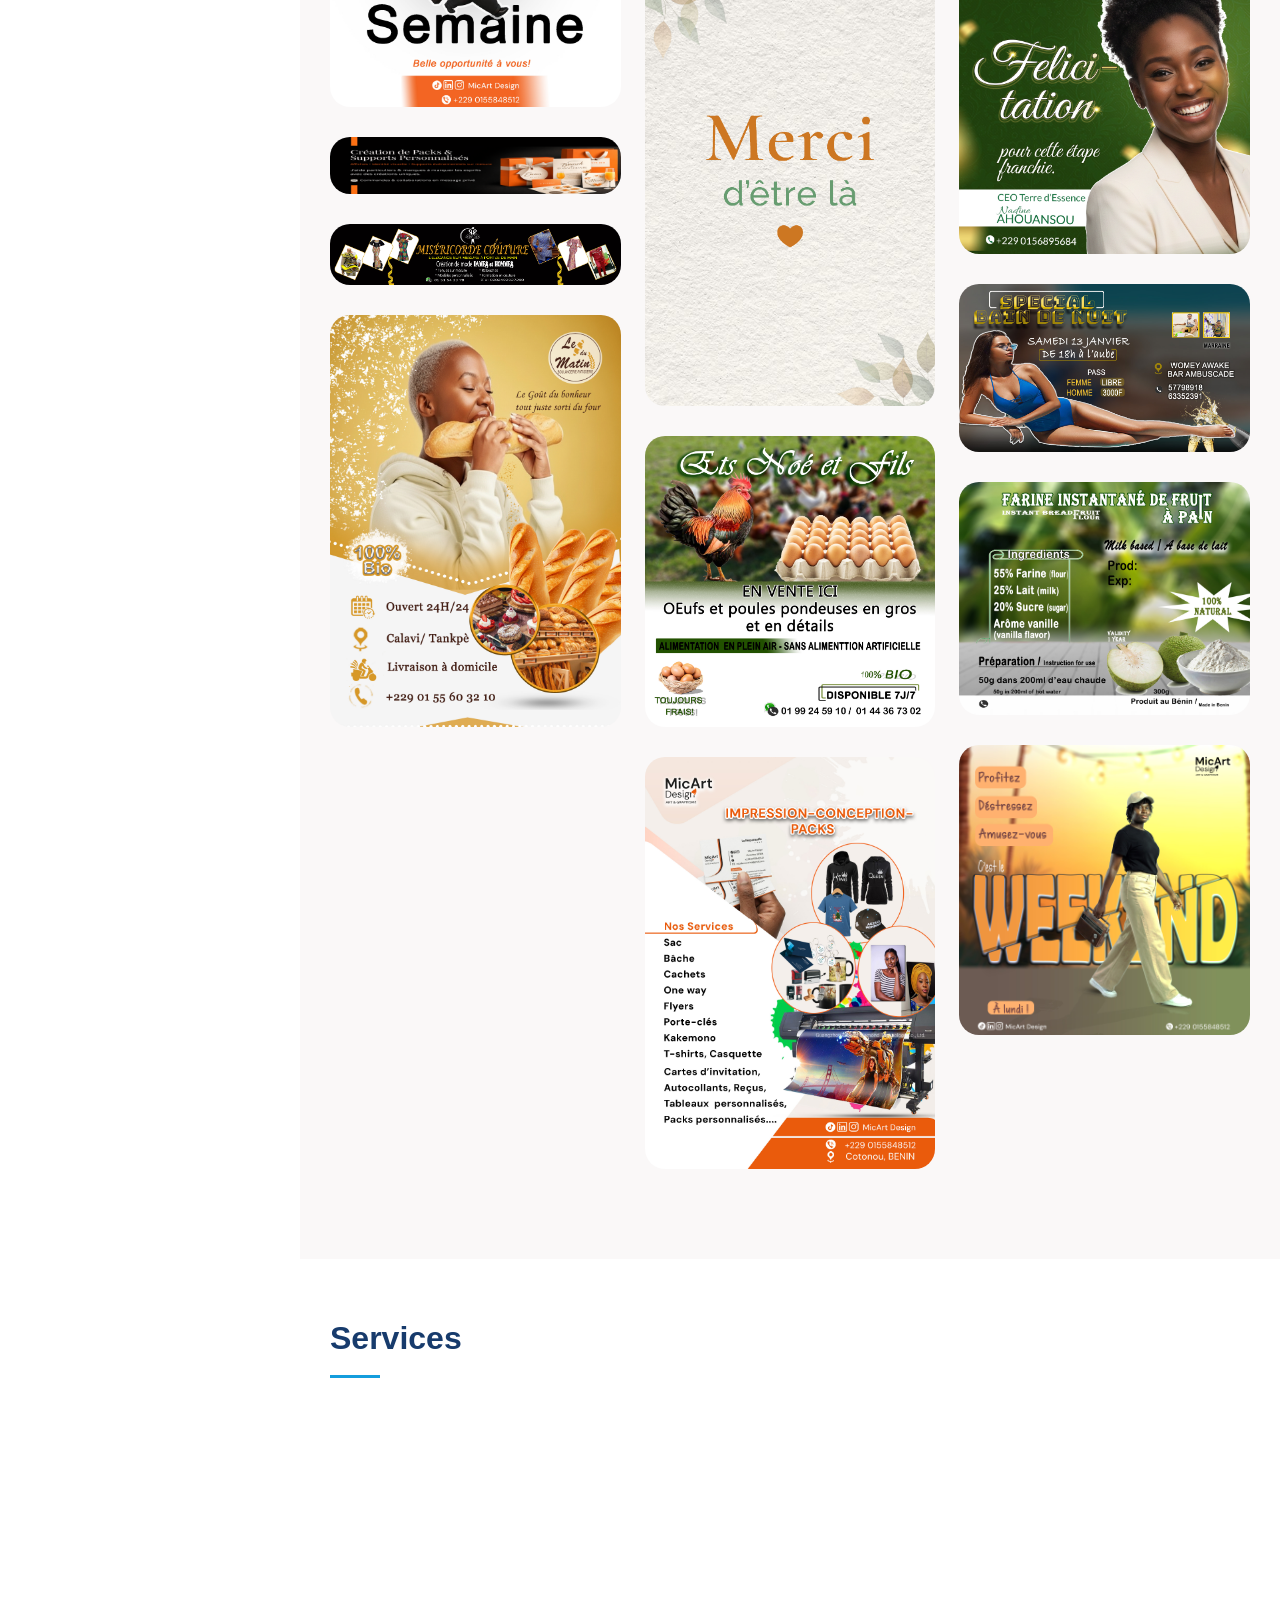
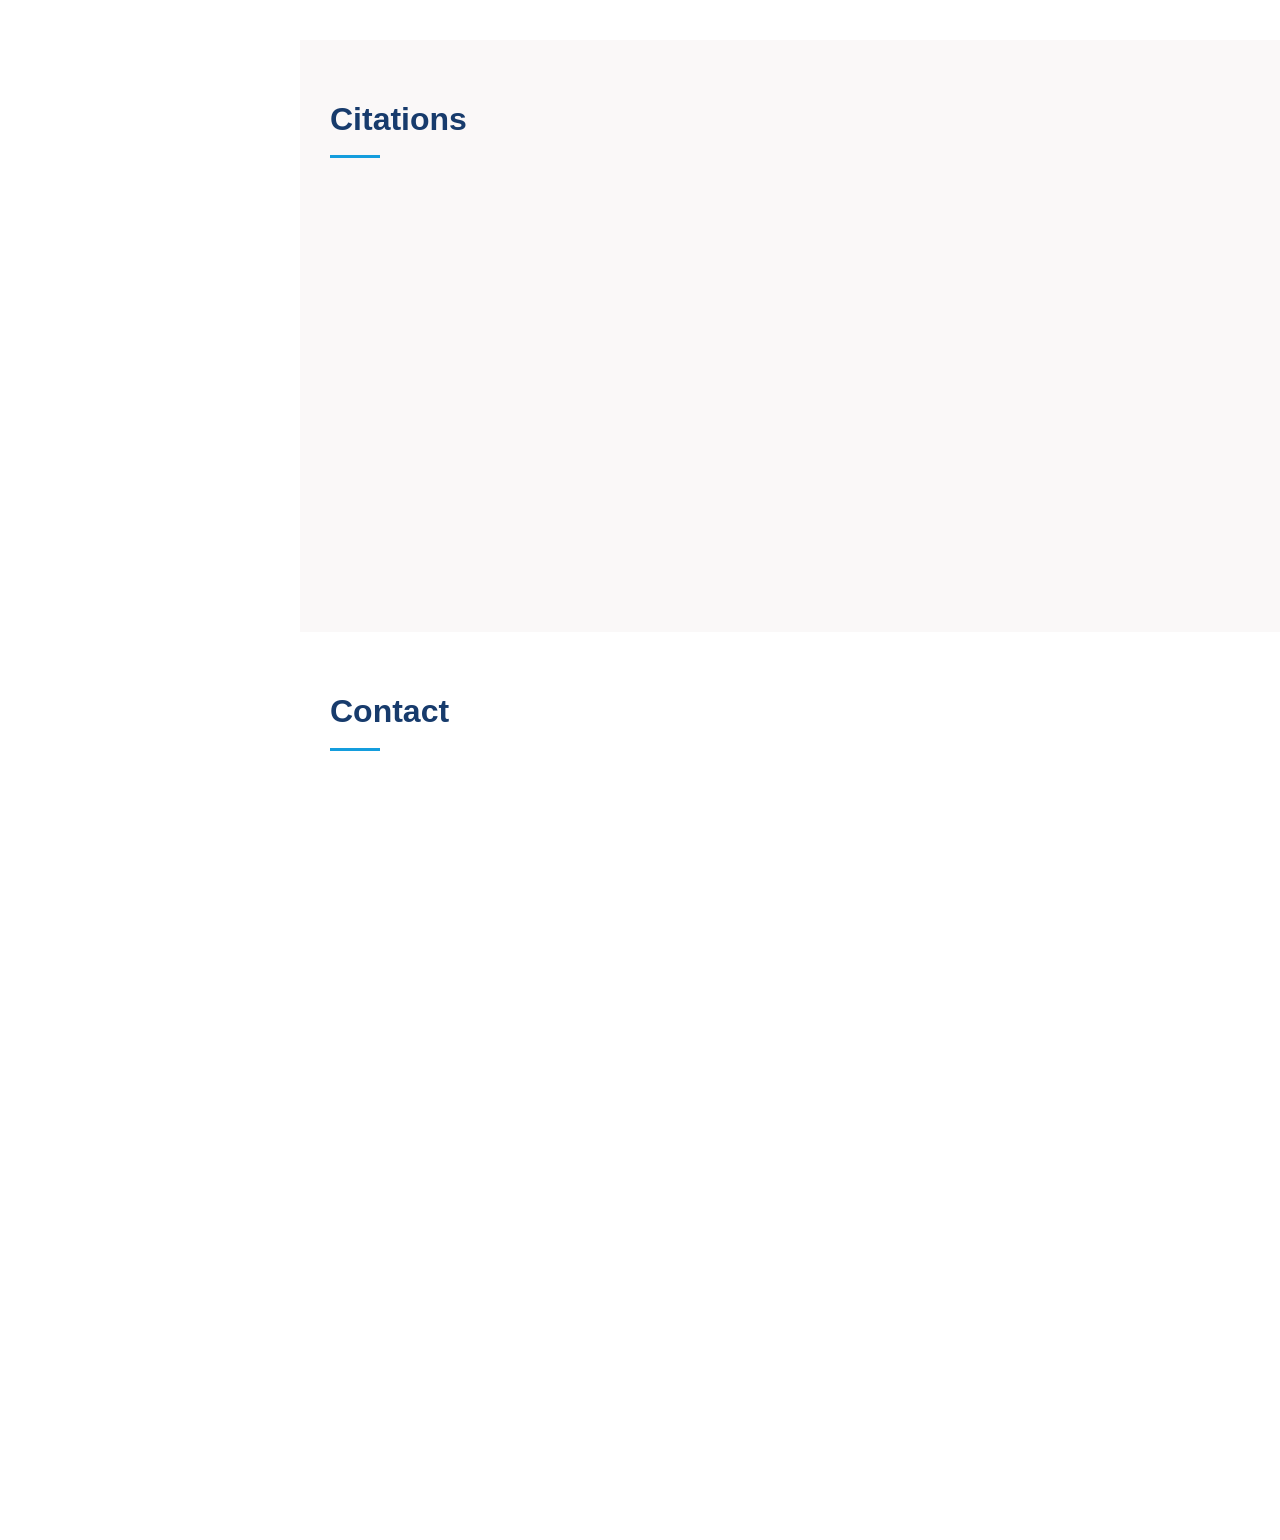
<file: index copy.html>
<!DOCTYPE html>
<html lang="en">

<head>
  <meta charset="utf-8">
  <meta content="width=device-width, initial-scale=1.0" name="viewport">

  <title>Mon_Portfolio</title>
  <meta content="" name="description">
  <meta content="" name="keywords">

  <!-- Favicons -->
  <link href="assets/img/favicon.png" rel="icon">
  <link href="assets/img/apple-touch-icon.png" rel="apple-touch-icon">

  <!-- Google Fonts -->
  <!-- <link href="https://fonts.googleapis.com/css?family=Open+Sans:300,300i,400,400i,600,600i,700,700i|Raleway:300,300i,400,400i,500,500i,600,600i,700,700i|Poppins:300,300i,400,400i,500,500i,600,600i,700,700i" rel="stylesheet"> -->

  <!-- Vendor CSS Files -->
  <link href="assets/vendor/aos/aos.css" rel="stylesheet">
  <link href="assets/vendor/bootstrap/css/bootstrap.min.css" rel="stylesheet">
  <link href="assets/vendor/bootstrap-icons/bootstrap-icons.css" rel="stylesheet">
  <link href="assets/vendor/boxicons/css/boxicons.min.css" rel="stylesheet">
  <link href="assets/vendor/glightbox/css/glightbox.min.css" rel="stylesheet">
  <link href="assets/vendor/swiper/swiper-bundle.min.css" rel="stylesheet">

  <!-- Template Main CSS File -->
  <link href="assets/css/style.css" rel="stylesheet">
</head>

<body>

  <!-- ======= Mobile nav toggle button ======= -->
  <i class="bi bi-list mobile-nav-toggle d-xl-none"></i>

  <!-- ======= Header ======= -->
  <header id="header">
    <div class="d-flex flex-column">

      <div class="profile">
        <img src="assets/img/photo2.jpeg" alt="" class="img-fluid rounded-circle">
        <h1 class="text-light"><a href="index.html">Merveille MONTCHO</a></h1>
        <div class="social-links mt-3 text-center">
          <a href="#" class="twitter"><i class="bx bxl-twitter"></i></a>
          <a href="#" class="facebook"><i class="bx bxl-facebook"></i></a>
          <a href="#" class="instagram"><i class="bx bxl-instagram"></i></a>
          <a href="#" class="google-plus"><i class="bx bxl-skype"></i></a>
          <a href="#" class="linkedin"><i class="bx bxl-linkedin"></i></a>
        </div>
      </div>

      <nav id="navbar" class="nav-menu navbar">
        <ul>
          <li><a href="#hero" class="nav-link scrollto active"><i class="bx bx-home"></i> <span>Home</span></a></li>
          <li><a href="#about" class="nav-link scrollto"><i class="bx bx-user"></i> <span>About</span></a></li>
          <li><a href="#resume" class="nav-link scrollto"><i class="bx bx-file-blank"></i> <span>Resume</span></a></li>
          <li><a href="#portfolio" class="nav-link scrollto"><i class="bx bx-book-content"></i> <span>Portfolio</span></a></li>
          <li><a href="#services" class="nav-link scrollto"><i class="bx bx-server"></i> <span>Services</span></a></li>
          <li><a href="#contact" class="nav-link scrollto"><i class="bx bx-envelope"></i> <span>Contact</span></a></li>
        </ul>
      </nav><!-- .nav-menu -->
    </div>
  </header><!-- End Header -->

  <!-- ======= Hero Section ======= -->
  <!-- <section id="hero" class="d-flex flex-column justify-content-center align-items-center">
    <div class="hero-container" data-aos="fade-in">
      <h1>Merveille MONTCHO</h1>
      <p>Je suis <span class="typed" data-typed-items="Graphiste, Sérigraphe, Freelancer, Caligraphe"></span></p>
    </div>
  </section> -->
  <!-- End Hero -->
      <section class="hero">

        <!-- Petit texte stylé -->
        <h3 class="explore">Explore</h3>

        <!-- Nom -->
        <h2 class="brand">MicArt Design</h2>

        <!-- Grand titre -->
        <h1 class="portfoli">Portfolio</h1>


        <!-- ===== CONTACT BAR ===== -->
        <div class="contact-bar">

            <!-- WhatsApp -->
            <div class="contact-item">
                📱 +2290155848512
            </div>

            <!-- Réseaux -->
            <div class="contact-item">
                🌐 MicArt Design
            </div>

        </div>

      </section>

    <!-- ================= PROFILE SECTION ================= -->
    <section class="profile-section">

        <!-- Cercle image profil -->
        <div class="profile-image">

            <!-- PLACE POUR TON IMAGE -->
            <!-- Remplace profile.jpg par ton image -->
            <img src="assets/img/photo2.jpeg" alt="Profile Image">

        </div>

        <!-- Texte à droite -->
        <div class="profile-text">
            <h2>Design efficace</h2>
            <p>Réside ici</p>
        </div>

    </section>
  <main id="main">

    <!-- ======= About Section ======= -->
    <!-- ======= About Section Modern ======= -->
    <section id="about-modern" class="about-modern">
    
      <div class="container">
    
        <div class="about-wrapper">
    
          <!-- ===== TEXTE GAUCHE ===== -->
          <div class="about-text">
    
            <!-- Petit icone décoratif -->
            <div class="about-arrow">➜</div>
    
            <!-- Grand titre -->
            <h1 class="about-title">
              Qui est <br>
              <span>Merveille MONTCHO ?</span>
            </h1>
    
            <!-- Ligne décorative -->
            <div class="about-line"></div>
    
            <!-- Description -->
            <p>
              Je suis Merveille MONTCHO, designer visuel passionné par la conception de visuels clairs, percutants et orientés résultats.
Au fil des années, j’ai accompagné des marques, des institutions et des coachs dans la création de supports promotionnels qui ne se contentent pas d’être beaux, mais qui génèrent un réel impact.
            </p>
    
            <p>
              Simple, stratégique et percutant : telle est ma signature créative.
Je privilégie une hiérarchie visuelle lisible, des titres puissants et des compositions qui orientent le regard vers l’action.
            </p>
    
          </div>
    
    
          <!-- ===== IMAGE DROITE ===== -->
          <div class="about-image">
    
            <!-- REMPLACE l'image ici -->
            <img src="assets/img/photo2.jpeg" alt="Profile Image">
    
          </div>
    
        </div>
    
      </div>
    
    </section>
    <!-- End About Section -->

    <!-- ======= Facts Section ======= -->
    <section id="facts" class="facts">
      <div class="container">

        <div class="section-title">
          <!-- <h2>Facts</h2>
          <p>Magnam dolores commodi suscipit. Necessitatibus eius consequatur ex aliquid fuga eum quidem. Sit sint consectetur velit. Quisquam quos quisquam cupiditate. Et nemo qui impedit suscipit alias ea. Quia fugiat sit in iste officiis commodi quidem hic quas.</p> -->
        </div>

        <div class="row no-gutters">

          <div class="col-lg-3 col-md-6 d-md-flex align-items-md-stretch" data-aos="fade-up">
            <div class="count-box">
              <i class="bi bi-emoji-smile"></i>
              <span data-purecounter-start="0" data-purecounter-end="382" data-purecounter-duration="1" class="purecounter"></span>
              <p><strong>Clients satisfaits</strong></p>
            </div>
          </div>

          <div class="col-lg-3 col-md-6 d-md-flex align-items-md-stretch" data-aos="fade-up" data-aos-delay="100">
            <div class="count-box">
              <i class="bi bi-journal-richtext"></i>
              <span data-purecounter-start="0" data-purecounter-end="1453" data-purecounter-duration="1" class="purecounter"></span>
              <p><strong>Projets</strong></p>
            </div>
          </div>

        </div>

      </div>
    </section><!-- End Facts Section -->


    <!-- ======= Portfolio Section ======= -->
    <section id="portfolio" class="portfolio section-bg">
      <div class="container">

        <div class="section-title">
          <h2>Portfolio</h2>
          <!-- <p>Magnam dolores commodi suscipit. Necessitatibus eius consequatur ex aliquid fuga eum quidem. Sit sint consectetur velit. Quisquam quos quisquam cupiditate. Et nemo qui impedit suscipit alias ea. Quia fugiat sit in iste officiis commodi quidem hic quas.</p> -->
        </div>

        <div class="row" data-aos="fade-up">
          <div class="col-lg-12 d-flex justify-content-center">
            <ul id="portfolio-flters">
              <li data-filter="*" class="filter-active">All</li>
              <li data-filter=".filter-app">Enseigne</li>
              <li data-filter=".filter-card">Affiche</li>
              <li data-filter=".filter-web">Impression</li>
              <li data-filter=".filter-web2">Flyers</li>
            </ul>
          </div>
        </div>

        <div class="row portfolio-container" data-aos="fade-up" data-aos-delay="100">

          <div class="col-lg-4 col-md-6 portfolio-item filter-app">
            <div class="portfolio-wrap">
              <img src="assets/img/portfolio/mervo1.jpg" class="img-fluid" alt="">
              <div class="portfolio-links">
                <a href="assets/img/portfolio/mervo1.jpg" data-gallery="portfolioGallery" class="portfolio-lightbox" title="Enseigne"><i class="bx bx-show"></i></a>
                
              </div>
            </div>
          </div>

          <div class="col-lg-4 col-md-6 portfolio-item filter-app">
            <div class="portfolio-wrap">
              <img src="assets/img/portfolio/mervo2.jpg" class="img-fluid" alt="">
              <div class="portfolio-links">
                <a href="assets/img/portfolio/mervo2.jpg" data-gallery="portfolioGallery" class="portfolio-lightbox" title="Enseigne"><i class="bx bx-show"></i></a>
                
              </div>
            </div>
          </div>

          <div class="col-lg-4 col-md-6 portfolio-item filter-app">
            <div class="portfolio-wrap">
              <img src="assets/img/portfolio/mervo3.jpg" class="img-fluid" alt="">
              <div class="portfolio-links">
                <a href="assets/img/portfolio/mervo3.jpg" data-gallery="portfolioGallery" class="portfolio-lightbox" title="Enseigne"><i class="bx bx-show"></i></a>
                
              </div>
            </div>
          </div>

          <div class="col-lg-4 col-md-6 portfolio-item filter-web">
            <div class="portfolio-wrap">
              <img src="assets/img/portfolio/mervo4.jpg" class="img-fluid" alt="">
              <div class="portfolio-links">
                <a href="assets/img/portfolio/mervo4.jpg" data-gallery="portfolioGallery" class="portfolio-lightbox" title="Impression"><i class="bx bx-show"></i></a>
                
              </div>
            </div>
          </div>

          <div class="col-lg-4 col-md-6 portfolio-item filter-web">
            <div class="portfolio-wrap">
              <img src="assets/img/portfolio/mervo5.jpg" class="img-fluid" alt="">
              <div class="portfolio-links">
                <a href="assets/img/portfolio/mervo5.jpg" data-gallery="portfolioGallery" class="portfolio-lightbox" title="Impression"><i class="bx bx-show"></i></a>
                
              </div>
            </div>
          </div>


          <div class="col-lg-4 col-md-6 portfolio-item filter-card">
            <div class="portfolio-wrap">
              <img src="assets/img/portfolio/portfolio-7.jpg" class="img-fluid" alt="">
              <div class="portfolio-links">
                <a href="assets/img/portfolio/portfolio-7.jpg" data-gallery="portfolioGallery" class="portfolio-lightbox" title="Affiche"><i class="bx bx-show"></i></a>
                
              </div>
            </div>
          </div>

          <div class="col-lg-4 col-md-6 portfolio-item filter-card">
            <div class="portfolio-wrap">
              <img src="assets/img/a1.jpg" class="img-fluid" alt="">
              <div class="portfolio-links">
                <a href="assets/img/a1.jpg" data-gallery="portfolioGallery" class="portfolio-lightbox" title="Affiche"><i class="bx bx-show"></i></a>
                
              </div>
            </div>
          </div>

          <div class="col-lg-4 col-md-6 portfolio-item filter-card">
            <div class="portfolio-wrap">
              <img src="assets/img/a2.jpg" class="img-fluid" alt="">
              <div class="portfolio-links">
                <a href="assets/img/a2.jpg" data-gallery="portfolioGallery" class="portfolio-lightbox" title="Affiche"><i class="bx bx-show"></i></a>
                
              </div>
            </div>
          </div>

          <div class="col-lg-4 col-md-6 portfolio-item filter-card">
            <div class="portfolio-wrap">
              <img src="assets/img/a3.jpg" class="img-fluid" alt="">
              <div class="portfolio-links">
                <a href="assets/img/a3.jpg" data-gallery="portfolioGallery" class="portfolio-lightbox" title="Affiche"><i class="bx bx-show"></i></a>
                
              </div>
            </div>
          </div>

          <div class="col-lg-4 col-md-6 portfolio-item filter-card">
            <div class="portfolio-wrap">
              <img src="assets/img/a4.jpg" class="img-fluid" alt="">
              <div class="portfolio-links">
                <a href="assets/img/a4.jpg" data-gallery="portfolioGallery" class="portfolio-lightbox" title="Affiche"><i class="bx bx-show"></i></a>
                
              </div>
            </div>
          </div>

          <div class="col-lg-4 col-md-6 portfolio-item filter-card">
            <div class="portfolio-wrap">
              <img src="assets/img/a5.jpg" class="img-fluid" alt="">
              <div class="portfolio-links">
                <a href="assets/img/a5.jpg" data-gallery="portfolioGallery" class="portfolio-lightbox" title="Affiche"><i class="bx bx-show"></i></a>
                
              </div>
            </div>
          </div>

          <div class="col-lg-4 col-md-6 portfolio-item filter-card">
            <div class="portfolio-wrap">
              <img src="assets/img/a6.jpg" class="img-fluid" alt="">
              <div class="portfolio-links">
                <a href="assets/img/a6.jpg" data-gallery="portfolioGallery" class="portfolio-lightbox" title="Affiche"><i class="bx bx-show"></i></a>
                
              </div>
            </div>
          </div>

          <div class="col-lg-4 col-md-6 portfolio-item filter-card">
            <div class="portfolio-wrap">
              <img src="assets/img/a7.png" class="img-fluid" alt="">
              <div class="portfolio-links">
                <a href="assets/img/a7.png" data-gallery="portfolioGallery" class="portfolio-lightbox" title="Affiche"><i class="bx bx-show"></i></a>
                
              </div>
            </div>
          </div>

          <div class="col-lg-4 col-md-6 portfolio-item filter-card">
            <div class="portfolio-wrap">
              <img src="assets/img/a8.jpg" class="img-fluid" alt="">
              <div class="portfolio-links">
                <a href="assets/img/a8.jpg" data-gallery="portfolioGallery" class="portfolio-lightbox" title="Affiche"><i class="bx bx-show"></i></a>
                
              </div>
            </div>
          </div>

          <div class="col-lg-4 col-md-6 portfolio-item filter-card">
            <div class="portfolio-wrap">
              <img src="assets/img/a9.jpg" class="img-fluid" alt="">
              <div class="portfolio-links">
                <a href="assets/img/a9.jpg" data-gallery="portfolioGallery" class="portfolio-lightbox" title="Affiche"><i class="bx bx-show"></i></a>
                
              </div>
            </div>
          </div>

          <div class="col-lg-4 col-md-6 portfolio-item filter-web2">
            <div class="portfolio-wrap">
              <img src="assets/img/f1.jpg" class="img-fluid" alt="">
              <div class="portfolio-links">
                <a href="assets/img/f1.jpg" data-gallery="portfolioGallery" class="portfolio-lightbox" title="Flyers"><i class="bx bx-show"></i></a>
                
              </div>
            </div>
          </div>

          <div class="col-lg-4 col-md-6 portfolio-item filter-web2">
            <div class="portfolio-wrap">
              <img src="assets/img/f2.jpg" class="img-fluid" alt="">
              <div class="portfolio-links">
                <a href="assets/img/f2.jpg" data-gallery="portfolioGallery" class="portfolio-lightbox" title="Flyers"><i class="bx bx-show"></i></a>
                
              </div>
            </div>
          </div>

          <div class="col-lg-4 col-md-6 portfolio-item filter-web2">
            <div class="portfolio-wrap">
              <img src="assets/img/f3.jpg" class="img-fluid" alt="">
              <div class="portfolio-links">
                <a href="assets/img/f3.jpg" data-gallery="portfolioGallery" class="portfolio-lightbox" title="Flyers"><i class="bx bx-show"></i></a>
                
              </div>
            </div>
          </div>

          <div class="col-lg-4 col-md-6 portfolio-item filter-web2">
            <div class="portfolio-wrap">
              <img src="assets/img/f4.jpg" class="img-fluid" alt="">
              <div class="portfolio-links">
                <a href="assets/img/f4.jpg" data-gallery="portfolioGallery" class="portfolio-lightbox" title="Flyers"><i class="bx bx-show"></i></a>
                
              </div>
            </div>
          </div>

          <div class="col-lg-4 col-md-6 portfolio-item filter-web2">
            <div class="portfolio-wrap">
              <img src="assets/img/f5.jpg" class="img-fluid" alt="">
              <div class="portfolio-links">
                <a href="assets/img/f5.jpg" data-gallery="portfolioGallery" class="portfolio-lightbox" title="Flyers"><i class="bx bx-show"></i></a>
                
              </div>
            </div>
          </div>

        </div>



      </div>
    </section><!-- End Portfolio Section -->

    <!-- ======= Services Section ======= -->
    <section id="services" class="services">
      <div class="container">

        <div class="section-title">
          <h2>Services</h2>
          <!-- <p>Magnam dolores commodi suscipit. Necessitatibus eius consequatur ex aliquid fuga eum quidem. Sit sint consectetur velit. Quisquam quos quisquam cupiditate. Et nemo qui impedit suscipit alias ea. Quia fugiat sit in iste officiis commodi quidem hic quas.</p> -->
        </div>

        <div class="row">
          <div class="col-lg-4 col-md-6 icon-box" data-aos="fade-up">
            <div class="icon"><i class="bi bi-briefcase"></i></div>
            <h4 class="title"><a href="">Réalisation d'affiche</a></h4>
            <!-- <p class="description">Voluptatum deleniti atque corrupti quos dolores et quas molestias excepturi sint occaecati cupiditate non provident</p> -->
          </div>
          <div class="col-lg-4 col-md-6 icon-box" data-aos="fade-up" data-aos-delay="100">
            <div class="icon"><i class="bi bi-briefcase"></i></div>
            <h4 class="title"><a href="">Creation de logo</a></h4>
            <!-- <p class="description">Minim veniam, quis nostrud exercitation ullamco laboris nisi ut aliquip ex ea commodo consequat tarad limino ata</p> -->
          </div>
          <div class="col-lg-4 col-md-6 icon-box" data-aos="fade-up" data-aos-delay="200">
            <div class="icon"><i class="bi bi-briefcase"></i></div>
            <h4 class="title"><a href="">Réalisation d'enseigne de tout genre</a></h4>
            <!-- <p class="description">Duis aute irure dolor in reprehenderit in voluptate velit esse cillum dolore eu fugiat nulla pariatur</p> -->
          </div>
          <div class="col-lg-4 col-md-6 icon-box" data-aos="fade-up" data-aos-delay="300">
            <div class="icon"><i class="bi bi-briefcase"></i></div>
            <h4 class="title"><a href="">Habillage PC</a></h4>
            <!-- <p class="description">Excepteur sint occaecat cupidatat non proident, sunt in culpa qui officia deserunt mollit anim id est laborum</p> -->
          </div>
          <div class="col-lg-4 col-md-6 icon-box" data-aos="fade-up" data-aos-delay="400">
            <div class="icon"><i class="bi bi-briefcase"></i></div>
            <h4 class="title"><a href="">Impression sur t-shirt</a></h4>
            <!-- <p class="description">At vero eos et accusamus et iusto odio dignissimos ducimus qui blanditiis praesentium voluptatum deleniti atque</p> -->
          </div>
          <div class="col-lg-4 col-md-6 icon-box" data-aos="fade-up" data-aos-delay="500">
            <div class="icon"><i class="bi bi-calendar4-week"></i></div>
            <h4 class="title"><a href="">Plaque de visibilité</a></h4>
            <!-- <p class="description">Et harum quidem rerum facilis est et expedita distinctio. Nam libero tempore, cum soluta nobis est eligendi</p> -->
          </div>
        </div>

      </div>
    </section><!-- End Services Section -->

    <!-- ======= Testimonials Section ======= -->
    <section id="testimonials" class="testimonials section-bg">
      <div class="container">

        <div class="section-title">
          <h2>Citations</h2>
          <!-- <p>Magnam dolores commodi suscipit. Necessitatibus eius consequatur ex aliquid fuga eum quidem. Sit sint consectetur velit. Quisquam quos quisquam cupiditate. Et nemo qui impedit suscipit alias ea. Quia fugiat sit in iste officiis commodi quidem hic quas.</p> -->
        </div>

        <div class="testimonials-slider swiper" data-aos="fade-up" data-aos-delay="100">
          <div class="swiper-wrapper">

            <div class="swiper-slide">
              <div class="testimonial-item" data-aos="fade-up">
                <p>
                  <i class="bx bxs-quote-alt-left quote-icon-left"></i>
                  Plus nous sommes anxieux,plus nous nous ferons paraître perfomants,ce qui ne fait qu'encourager le monde à s'appuyer d'avantage sur nous..
                  <i class="bx bxs-quote-alt-right quote-icon-right"></i>
                </p>
                <!-- <img src="assets/img/testimonials/testimonials-1.jpg" class="testimonial-img" alt=""> -->
                <!-- <h3>Saul Goodman</h3> -->
                <!-- <h4>Ceo &amp; Founder</h4> -->
              </div>
            </div><!-- End testimonial item -->

            <div class="swiper-slide">
              <div class="testimonial-item" data-aos="fade-up" data-aos-delay="100">
                <p>
                  <i class="bx bxs-quote-alt-left quote-icon-left"></i>
                  Si vous estimez qu'il n'y a aucun espoir,alors vous garantissez que tout espoirpeut disparaître.
                  <i class="bx bxs-quote-alt-right quote-icon-right"></i>
                </p>
                <!-- <img src="assets/img/testimonials/testimonials-2.jpg" class="testimonial-img" alt=""> -->
                <!-- <h3>Sara Wilsson</h3> -->
                <!-- <h4>Designer</h4> -->
              </div>
            </div><!-- End testimonial item -->

            <div class="swiper-slide">
              <div class="testimonial-item" data-aos="fade-up" data-aos-delay="200">
                <p>
                  <i class="bx bxs-quote-alt-left quote-icon-left"></i>
                  Un jour de ces jours,je trouverai un moyen.Je m'élèverai au dessus de la foule.Ils seront étonnés de ce qu'ils verront et quelqu'un dira je le savais depuis le début 
                  <i class="bx bxs-quote-alt-right quote-icon-right"></i>
                </p>
                <!-- <img src="assets/img/testimonials/testimonials-3.jpg" class="testimonial-img" alt=""> -->
                <!-- <h3>Jena Karlis</h3> -->
                <!-- <h4>Store Owner</h4> -->
              </div>
            </div><!-- End testimonial item -->

            <!-- <div class="swiper-slide">
              <div class="testimonial-item" data-aos="fade-up" data-aos-delay="300">
                <p>
                  <i class="bx bxs-quote-alt-left quote-icon-left"></i>
                  Fugiat enim eram quae cillum dolore dolor amet nulla culpa multos export minim fugiat minim velit minim dolor enim duis veniam ipsum anim magna sunt elit fore quem dolore labore illum veniam.
                  <i class="bx bxs-quote-alt-right quote-icon-right"></i>
                </p>
                <img src="assets/img/testimonials/testimonials-4.jpg" class="testimonial-img" alt="">
                <h3>Matt Brandon</h3>
                <h4>Freelancer</h4>
              </div> -->
            <!-- </div>End testimonial item -->

            <!-- <div class="swiper-slide">
              <div class="testimonial-item" data-aos="fade-up" data-aos-delay="400">
                <p>
                  <i class="bx bxs-quote-alt-left quote-icon-left"></i>
                  Quis quorum aliqua sint quem legam fore sunt eram irure aliqua veniam tempor noster veniam enim culpa labore duis sunt culpa nulla illum cillum fugiat legam esse veniam culpa fore nisi cillum quid.
                  <i class="bx bxs-quote-alt-right quote-icon-right"></i>
                </p>
                <img src="assets/img/testimonials/testimonials-5.jpg" class="testimonial-img" alt="">
                <h3>John Larson</h3>
                <h4>Entrepreneur</h4>
              </div> -->
            <!-- </div>End testimonial item -->

          </div>
          <div class="swiper-pagination"></div>
        </div>

      </div>
    </section><!-- End Testimonials Section -->

    <!-- ======= Contact Section ======= -->
    <section id="contact" class="contact">
      <div class="container">

        <div class="section-title">
          <h2>Contact</h2>
          <!-- <p>Magnam dolores commodi suscipit. Necessitatibus eius consequatur ex aliquid fuga eum quidem. Sit sint consectetur velit. Quisquam quos quisquam cupiditate. Et nemo qui impedit suscipit alias ea. Quia fugiat sit in iste officiis commodi quidem hic quas.</p> -->
        </div>

        <div class="row" data-aos="fade-in">

          <div class="col-lg-5 d-flex align-items-stretch">
            <div class="info">
              <div class="address">
                <i class="bi bi-geo-alt"></i>
                <h4>Location:</h4>
                <p>Cotonou, Benin</p>
              </div>

              <div class="email">
                <i class="bi bi-envelope"></i>
                <h4>Email:</h4>
                <p>merveillemontcho@gmail.com</p>
              </div>

              <div class="phone">
                <i class="bi bi-phone"></i>
                <h4>Call:</h4>
                <p>+229 69376127</p>
              </div>

              <iframe src="https://www.google.com/maps/embed?pb=!1m18!1m12!1m3!1d3965.2382006110597!2d2.450822574149467!3d6.363210393626855!2m3!1f0!2f0!3f0!3m2!1i1024!2i768!4f13.1!3m3!1m2!1s0x1023552918de0f01%3A0x1896311578f9adcb!2sGRAND%20MOULIN%20DU%20BENIN!5e0!3m2!1sfr!2sus!4v1762359234577!5m2!1sfr!2sus" frameborder="0" style="border:0; width: 100%; height: 290px;" allowfullscreen></iframe>
            </div>

          </div>

          <!-- <div class="col-lg-7 mt-5 mt-lg-0 d-flex align-items-stretch">
            <form action="forms/contact.php" method="post" role="form" class="php-email-form">
              <div class="row">
                <div class="form-group col-md-6">
                  <label for="name">Your Name</label>
                  <input type="text" name="name" class="form-control" id="name" required>
                </div>
                <div class="form-group col-md-6">
                  <label for="name">Your Email</label>
                  <input type="email" class="form-control" name="email" id="email" required>
                </div>
              </div>
              <div class="form-group">
                <label for="name">Subject</label>
                <input type="text" class="form-control" name="subject" id="subject" required>
              </div>
              <div class="form-group">
                <label for="name">Message</label>
                <textarea class="form-control" name="message" rows="10" required></textarea>
              </div>
              <div class="my-3">
                <div class="loading">Loading</div>
                <div class="error-message"></div>
                <div class="sent-message">Your message has been sent. Thank you!</div>
              </div>
              <div class="text-center"><button type="submit">Send Message</button></div>
            </form>
          </div> -->

        </div>

      </div>
    </section><!-- End Contact Section -->

  </main><!-- End #main -->

  <!-- ======= Footer ======= -->
  <footer id="footer">
    <div class="container">
      <div class="copyright">
        &copy; Copyright <strong><span>MerveilleMontcho</span></strong>
      </div>
      <div class="credits">
        <!-- All the links in the footer should remain intact. -->
        <!-- You can delete the links only if you purchased the pro version. -->
        <!-- Licensing information: https://bootstrapmade.com/license/ -->
        <!-- Purchase the pro version with working PHP/AJAX contact form: https://bootstrapmade.com/iportfolio-bootstrap-portfolio-websites-template/ -->
        Designed by <a href="portfolioaudace.000webhostapp.com">Duskaudace</a>
      </div>
    </div>
  </footer><!-- End  Footer -->

  <a href="#" class="back-to-top d-flex align-items-center justify-content-center"><i class="bi bi-arrow-up-short"></i></a>

  <!-- Vendor JS Files -->
  <script src="assets/vendor/purecounter/purecounter_vanilla.js"></script>
  <script src="assets/vendor/aos/aos.js"></script>
  <script src="assets/vendor/bootstrap/js/bootstrap.bundle.min.js"></script>
  <script src="assets/vendor/glightbox/js/glightbox.min.js"></script>
  <script src="assets/vendor/isotope-layout/isotope.pkgd.min.js"></script>
  <script src="assets/vendor/swiper/swiper-bundle.min.js"></script>
  <script src="assets/vendor/typed.js/typed.umd.js"></script>
  <script src="assets/vendor/waypoints/noframework.waypoints.js"></script>
  <script src="assets/vendor/php-email-form/validate.js"></script>

  <!-- Template Main JS File -->
  <script src="assets/js/main.js"></script>

</body>

</html>
</file>
<file: assets/css/style.css>
/* ================= HERO ================= */
.hero {
    text-align: center;
    padding: 60px 20px;
}

/* Explore */
.explore {
    font-style: italic;
    color: #d17015;
    margin-bottom: 10px;
}

/* Brand */
.brand {
    font-size: 40px;
    font-weight: 700;
}

/* Portfolio grand */
.portfoli {
    font-size: 120px;
    font-weight: 800;
    background: linear-gradient(180deg, #d17015, #d17015);
    -webkit-background-clip: text;
    -webkit-text-fill-color: transparent;
}

/* ================= CONTACT BAR ================= */
.contact-bar {
    margin-top: 30px;
    display: inline-flex;
    background: linear-gradient(90deg, #d17015, #d17015);
    padding: 15px 40px;
    border-radius: 40px;
    color: white;
    gap: 40px;
}

/* ================= PROFILE SECTION ================= */
.profile-section {
    display: flex;
    justify-content: center;
    align-items: center;
    gap: 40px;
    padding: 60px 20px;
}

/* Image cercle */
.profile-image img {
    width: 180px;
    height: 180px;
    border-radius: 50%;
    object-fit: cover;
    box-shadow: 0 15px 30px rgba(0,0,0,0.2);
}

/* Texte */
.profile-text h2 {
    font-size: 32px;
    color: #1e3a8a;
}

.profile-text p {
    font-size: 18px;
}

/* ================= RESPONSIVE ================= */

/* Tablette */
@media (max-width: 992px) {

    .portfoli {
        font-size: 80px;
    }

    .navbar {
        padding: 20px 40px;
    }
}

/* Mobile */
@media (max-width: 768px) {

    .navbar {
        flex-direction: column;
        gap: 20px;
    }

    .nav-links {
        flex-direction: column;
        gap: 15px;
    }

    .portfoli {
        font-size: 60px;
    }

    .profile-section {
        flex-direction: column;
        text-align: center;
    }

}
/*--------------------------------------------------------------
# General
--------------------------------------------------------------*/
body {
  font-family: "Open Sans", sans-serif;
  color: #272829;
}

a {
  color: #149ddd;
  text-decoration: none;
}

a:hover {
  color: #37b3ed;
  text-decoration: none;
}

h1,
h2,
h3,
h4,
h5,
h6 {
  font-family: "Raleway", sans-serif;
}

/*--------------------------------------------------------------
# Back to top button
--------------------------------------------------------------*/
.back-to-top {
  position: fixed;
  visibility: hidden;
  opacity: 0;
  right: 15px;
  bottom: 15px;
  z-index: 996;
  background: #149ddd;
  width: 40px;
  height: 40px;
  border-radius: 50px;
  transition: all 0.4s;
}

.back-to-top i {
  font-size: 28px;
  color: #fff;
  line-height: 0;
}

.back-to-top:hover {
  background: #2eafec;
  color: #fff;
}

.back-to-top.active {
  visibility: visible;
  opacity: 1;
}

/*--------------------------------------------------------------
# Header
--------------------------------------------------------------*/
#header {
  position: fixed;
  top: 0;
  left: 0;
  bottom: 0;
  width: 300px;
  transition: all ease-in-out 0.5s;
  z-index: 9997;
  transition: all 0.5s;
  padding: 0 15px;
  background: #040b14;
  overflow-y: auto;
}

#header .profile img {
  margin: 15px auto;
  display: block;
  width: 120px;
  border: 8px solid #2c2f3f;
}

#header .profile h1 {
  font-size: 24px;
  margin: 0;
  padding: 0;
  font-weight: 600;
  -moz-text-align-last: center;
  text-align-last: center;
  font-family: "Poppins", sans-serif;
}

#header .profile h1 a,
#header .profile h1 a:hover {
  color: #fff;
  text-decoration: none;
}

#header .profile .social-links a {
  font-size: 18px;
  display: inline-block;
  background: #212431;
  color: #fff;
  line-height: 1;
  padding: 8px 0;
  margin-right: 4px;
  border-radius: 50%;
  text-align: center;
  width: 36px;
  height: 36px;
  transition: 0.3s;
}

#header .profile .social-links a:hover {
  background: #149ddd;
  color: #fff;
  text-decoration: none;
}

#main {
  margin-left: 300px;
}

.container,
.container-fluid {
  padding-left: 30px;
  padding-right: 30px;
}

@media (max-width: 1199px) {
  #header {
    left: -300px;
  }

  #main {
    margin-left: 0;
  }

  .container,
  .container-fluid {
    padding-left: 12px;
    padding-right: 12px;
  }
}

/*--------------------------------------------------------------
# Navigation Menu
--------------------------------------------------------------*/
/* Desktop Navigation */
.nav-menu {
  padding: 30px 0 0 0;
}

.nav-menu * {
  margin: 0;
  padding: 0;
  list-style: none;
}

.nav-menu>ul>li {
  position: relative;
  white-space: nowrap;
}

.nav-menu a,
.nav-menu a:focus {
  display: flex;
  align-items: center;
  color: #a8a9b4;
  padding: 12px 15px;
  margin-bottom: 8px;
  transition: 0.3s;
  font-size: 15px;
}

.nav-menu a i,
.nav-menu a:focus i {
  font-size: 24px;
  padding-right: 8px;
  color: #6f7180;
}

.nav-menu a:hover,
.nav-menu .active,
.nav-menu .active:focus,
.nav-menu li:hover>a {
  text-decoration: none;
  color: #fff;
}

.nav-menu a:hover i,
.nav-menu .active i,
.nav-menu .active:focus i,
.nav-menu li:hover>a i {
  color: #149ddd;
}

/* Mobile Navigation */
.mobile-nav-toggle {
  position: fixed;
  right: 15px;
  top: 15px;
  z-index: 9998;
  border: 0;
  font-size: 24px;
  transition: all 0.4s;
  outline: none !important;
  background-color: #149ddd;
  color: #fff;
  width: 40px;
  height: 40px;
  display: inline-flex;
  align-items: center;
  justify-content: center;
  line-height: 0;
  border-radius: 50px;
  cursor: pointer;
}

.mobile-nav-active {
  overflow: hidden;
}

.mobile-nav-active #header {
  left: 0;
}

/*--------------------------------------------------------------
# Hero Section
--------------------------------------------------------------*/
#hero {
  width: 100%;
  height: 100vh;
  background: url("../img/im2.jpg") top center;
  background-size: contain;
}

#hero:before {
  content: "";
  background: rgba(5, 13, 24, 0.3);
  position: absolute;
  bottom: 0;
  top: 0;
  left: 0;
  right: 0;
  z-index: 1;
}

#hero .hero-container {
  position: relative;
  z-index: 2;
  min-width: 300px;
}

#hero h1 {
  margin: 0 0 10px 0;
  font-size: 64px;
  font-weight: 700;
  line-height: 56px;
  color: #fff;
}

#hero p {
  color: #fff;
  margin-bottom: 50px;
  font-size: 26px;
  font-family: "Poppins", sans-serif;
}

#hero p span {
  color: #fff;
  padding-bottom: 4px;
  letter-spacing: 1px;
  border-bottom: 3px solid #149ddd;
}

@media (min-width: 1024px) {
  #hero {
    background-attachment: fixed;
  }
}

@media (max-width: 768px) {
  #hero h1 {
    font-size: 28px;
    line-height: 36px;
  }

  #hero h2 {
    font-size: 18px;
    line-height: 24px;
    margin-bottom: 30px;
  }
}

/*--------------------------------------------------------------
# Sections General
--------------------------------------------------------------*/
section {
  padding: 60px 0;
  overflow: hidden;
}

.section-bg {
  background: #faf8f8;
}

.section-title {
  padding-bottom: 30px;
}

.section-title h2 {
  font-size: 32px;
  font-weight: bold;
  margin-bottom: 20px;
  padding-bottom: 20px;
  position: relative;
  color: #173b6c;
}

.section-title h2::after {
  content: "";
  position: absolute;
  display: block;
  width: 50px;
  height: 3px;
  background: #149ddd;
  bottom: 0;
  left: 0;
}

.section-title p {
  margin-bottom: 0;
}

/* --------------------------------------------------------------
# About
--------------------------------------------------------------*/
/* .about .content h3 {
  font-weight: 700;
  font-size: 26px;
  color: #173b6c;
}

.about .content ul {
  list-style: none;
  padding: 0;
}

.about .content ul li {
  margin-bottom: 20px;
  display: flex;
  align-items: center;
}

.about .content ul strong {
  margin-right: 10px;
}

.about .content ul i {
  font-size: 16px;
  margin-right: 5px;
  color: #149ddd;
  line-height: 0;
}

.about .content p:last-child {
  margin-bottom: 0;
} */

/* ==========================================
   ABOUT MODERN STYLE
========================================== */

.about-modern {
  padding: 100px 0;
  background: #f4f4f4;
}

/* Wrapper flex */
.about-wrapper {
  display: flex;
  align-items: center;
  justify-content: space-between;
  gap: 60px;
}

/* ================= TEXTE ================= */

.about-text {
  flex: 1;
}

/* Petite flèche */
.about-arrow {
  font-size: 30px;
  color: #f4b400;
  margin-bottom: 10px;
}

/* Grand titre */
.about-title {
  font-size: 60px;
  font-weight: 800;
  line-height: 1.1;
  color: #111;
}

/* Partie bleue dégradée */
.about-title span {
  background: linear-gradient(180deg, #4f46e5, #1e3a8a);
  -webkit-background-clip: text;
  -webkit-text-fill-color: transparent;
}

/* Ligne décorative */
.about-line {
  width: 120px;
  height: 5px;
  background: #f4b400;
  margin: 20px 0;
  border-radius: 10px;
}

/* Paragraphes */
.about-text p {
  font-size: 18px;
  line-height: 1.7;
  margin-bottom: 20px;
  color: #444;
}

/* ================= IMAGE ================= */

.about-image {
  flex: 1;
  display: flex;
  justify-content: center;
}

.about-image img {
  width: 350px;
  height: 500px;
  object-fit: cover;
  border-radius: 10px;
  box-shadow: 0 25px 50px rgba(0, 0, 0, 0.15);
}
/* ================= RESPONSIVE ================= */

@media (max-width: 992px) {

  .about-title {
    font-size: 40px;
  }

  .about-wrapper {
    flex-direction: column;
    text-align: center;
  }

  .about-line {
    margin: 20px auto;
  }

  .about-image img {
    width: 280px;
    height: auto;
  }

}


/*--------------------------------------------------------------
# Facts
--------------------------------------------------------------*/
.facts {
  padding-bottom: 30px;
}

.facts .count-box {
  padding: 30px;
  width: 100%;
}

.facts .count-box i {
  display: block;
  font-size: 44px;
  color: #149ddd;
  float: left;
  line-height: 0;
}

.facts .count-box span {
  font-size: 48px;
  line-height: 40px;
  display: block;
  font-weight: 700;
  color: #050d18;
  margin-left: 60px;
}

.facts .count-box p {
  padding: 15px 0 0 0;
  margin: 0 0 0 60px;
  font-family: "Raleway", sans-serif;
  font-size: 14px;
  color: #122f57;
}

.facts .count-box a {
  font-weight: 600;
  display: block;
  margin-top: 20px;
  color: #122f57;
  font-size: 15px;
  font-family: "Poppins", sans-serif;
  transition: ease-in-out 0.3s;
}

.facts .count-box a:hover {
  color: #1f5297;
}

/*--------------------------------------------------------------
# Akills
--------------------------------------------------------------*/
.skills .progress {
  height: 60px;
  display: block;
  background: none;
  border-radius: 0;
}

.skills .progress .skill {
  padding: 0;
  margin: 0 0 6px 0;
  text-transform: uppercase;
  display: block;
  font-weight: 600;
  font-family: "Poppins", sans-serif;
  color: #050d18;
}

.skills .progress .skill .val {
  float: right;
  font-style: normal;
}

.skills .progress-bar-wrap {
  background: #dce8f8;
  height: 10px;
}

.skills .progress-bar {
  width: 1px;
  height: 10px;
  transition: 0.9s;
  background-color: #149ddd;
}

/*--------------------------------------------------------------
# Resume
--------------------------------------------------------------*/
.resume .resume-title {
  font-size: 26px;
  font-weight: 700;
  margin-top: 20px;
  margin-bottom: 20px;
  color: #050d18;
}

.resume .resume-item {
  padding: 0 0 20px 20px;
  margin-top: -2px;
  border-left: 2px solid #1f5297;
  position: relative;
}

.resume .resume-item h4 {
  line-height: 18px;
  font-size: 18px;
  font-weight: 600;
  text-transform: uppercase;
  font-family: "Poppins", sans-serif;
  color: #050d18;
  margin-bottom: 10px;
}

.resume .resume-item h5 {
  font-size: 16px;
  background: #e4edf9;
  padding: 5px 15px;
  display: inline-block;
  font-weight: 600;
  margin-bottom: 10px;
}

.resume .resume-item ul {
  padding-left: 20px;
}

.resume .resume-item ul li {
  padding-bottom: 10px;
}

.resume .resume-item:last-child {
  padding-bottom: 0;
}

.resume .resume-item::before {
  content: "";
  position: absolute;
  width: 16px;
  height: 16px;
  border-radius: 50px;
  left: -9px;
  top: 0;
  background: #fff;
  border: 2px solid #1f5297;
}

/*--------------------------------------------------------------
# Portfolio
--------------------------------------------------------------*/
.portfolio .portfolio-item {
  margin-bottom: 30px;
}
/* Image */
.portfolio-wrap img {
  width: 100%;
  border-radius: 20px;
  transition: 0.5s;
}

/* Effet zoom */
.portfolio-wrap:hover img {
  transform: scale(1.08);
}

/* Overlay sombre premium */
.portfolio-wrap::before {
  content: "";
  position: absolute;
  inset: 0;
  background: linear-gradient(180deg, rgba(0,0,0,0.1), rgba(0,0,0,0.6));
  opacity: 0;
  transition: 0.4s;
  z-index: 1;
}

.portfolio-wrap:hover::before {
  opacity: 1;
}
.portfolio #portfolio-flters {
  padding: 0;
  margin: 0 auto 35px auto;
  list-style: none;
  text-align: center;
  background: #f3efef;
  color: #000;
  border-radius: 50px;
  padding: 2px 15px;
}

.portfolio #portfolio-flters li {
  cursor: pointer;
  display: inline-block;
  padding: 10px 15px 8px 15px;
  font-size: 24px;
  font-weight: 600;
  line-height: 1;
  text-transform: uppercase;
  color: #000;
  margin-bottom: 5px;
  transition: all 0.3s ease-in-out;
}

.portfolio #portfolio-flters li:hover,
.portfolio #portfolio-flters li.filter-active {
  color: rgba(20, 157, 221, 0.75);
}

.portfolio #portfolio-flters li:last-child {
  margin-right: 0;
}

.portfolio .portfolio-wrap {
  transition: 0.3s;
  position: relative;
  overflow: hidden;
  z-index: 1;
}


.portfolio .portfolio-wrap .portfolio-links {
  opacity: 1;
  left: 0;
  right: 0;
  bottom: -60px;
  z-index: 3;
  position: absolute;
  transition: all ease-in-out 0.3s;
  display: flex;
  justify-content: center;
}

.portfolio .portfolio-wrap .portfolio-links a {
  color: #fff;
  font-size: 28px;
  text-align: center;
  background: rgba(20, 157, 221, 0.75);
  transition: 0.3s;
  width: 50%;
}

.portfolio .portfolio-wrap .portfolio-links a:hover {
  background: rgba(20, 157, 221, 0.95);
}

.portfolio .portfolio-wrap .portfolio-links a+a {
  border-left: 1px solid #37b3ed;
}

.portfolio .portfolio-wrap:hover::before {
  top: 0;
  left: 0;
  right: 0;
  bottom: 0;
  opacity: 1;
}

.portfolio .portfolio-wrap:hover .portfolio-links {
  opacity: 1;
  bottom: 0;
}

/*--------------------------------------------------------------
# Portfolio Details
--------------------------------------------------------------*/
.portfolio-details {
  padding-top: 40px;
}

.portfolio-details .portfolio-details-slider img {
  width: 100%;
}

.portfolio-details .portfolio-details-slider .swiper-pagination {
  margin-top: 20px;
  position: relative;
}

.portfolio-details .portfolio-details-slider .swiper-pagination .swiper-pagination-bullet {
  width: 12px;
  height: 12px;
  background-color: #fff;
  opacity: 1;
  border: 1px solid #149ddd;
}

.portfolio-details .portfolio-details-slider .swiper-pagination .swiper-pagination-bullet-active {
  background-color: #149ddd;
}

.portfolio-details .portfolio-info {
  padding: 30px;
  box-shadow: 0px 0 30px rgba(5, 13, 24, 0.08);
}

.portfolio-details .portfolio-info h3 {
  font-size: 22px;
  font-weight: 700;
  margin-bottom: 20px;
  padding-bottom: 20px;
  border-bottom: 1px solid #eee;
}

.portfolio-details .portfolio-info ul {
  list-style: none;
  padding: 0;
  font-size: 15px;
}

.portfolio-details .portfolio-info ul li+li {
  margin-top: 10px;
}

.portfolio-details .portfolio-description {
  padding-top: 30px;
}

.portfolio-details .portfolio-description h2 {
  font-size: 26px;
  font-weight: 700;
  margin-bottom: 20px;
}

.portfolio-details .portfolio-description p {
  padding: 0;
}

/*--------------------------------------------------------------
# Services
--------------------------------------------------------------*/
.services .icon-box {
  margin-bottom: 20px;
}

.services .icon {
  float: left;
  display: flex;
  align-items: center;
  justify-content: center;
  width: 54px;
  height: 54px;
  background: #149ddd;
  border-radius: 50%;
  transition: 0.5s;
  border: 1px solid #149ddd;
}

.services .icon i {
  color: #fff;
  font-size: 24px;
  line-height: 0;
}

.services .icon-box:hover .icon {
  background: #fff;
}

.services .icon-box:hover .icon i {
  color: #149ddd;
}

.services .title {
  margin-left: 80px;
  font-weight: 700;
  margin-bottom: 15px;
  font-size: 18px;
}

.services .title a {
  color: #343a40;
}

.services .title a:hover {
  color: #149ddd;
}

.services .description {
  margin-left: 80px;
  line-height: 24px;
  font-size: 14px;
}

/*--------------------------------------------------------------
# Testimonials
--------------------------------------------------------------*/
.testimonials .testimonials-carousel,
.testimonials .testimonials-slider {
  overflow: hidden;
}

.testimonials .testimonial-item {
  box-sizing: content-box;
  text-align: center;
  min-height: 320px;
}

.testimonials .testimonial-item .testimonial-img {
  width: 90px;
  border-radius: 50%;
  margin: 0 auto;
}

.testimonials .testimonial-item h3 {
  font-size: 18px;
  font-weight: bold;
  margin: 10px 0 5px 0;
  color: #111;
}

.testimonials .testimonial-item h4 {
  font-size: 14px;
  color: #999;
  margin: 0;
}

.testimonials .testimonial-item .quote-icon-left,
.testimonials .testimonial-item .quote-icon-right {
  color: #c3e8fa;
  font-size: 26px;
}

.testimonials .testimonial-item .quote-icon-left {
  display: inline-block;
  left: -5px;
  position: relative;
}

.testimonials .testimonial-item .quote-icon-right {
  display: inline-block;
  right: -5px;
  position: relative;
  top: 10px;
}

.testimonials .testimonial-item p {
  font-style: italic;
  margin: 0 15px 15px 15px;
  padding: 20px;
  background: #fff;
  position: relative;
  margin-bottom: 35px;
  border-radius: 6px;
  box-shadow: 0px 2px 15px rgba(0, 0, 0, 0.5);
}

.testimonials .testimonial-item p::after {
  content: "";
  width: 0;
  height: 0;
  border-top: 20px solid #fff;
  border-right: 20px solid transparent;
  border-left: 20px solid transparent;
  position: absolute;
  bottom: -20px;
  left: calc(50% - 20px);
}

.testimonials .swiper-pagination {
  margin-top: 20px;
  position: relative;
}

.testimonials .swiper-pagination .swiper-pagination-bullet {
  width: 12px;
  height: 12px;
  background-color: #fff;
  opacity: 1;
  border: 1px solid #149ddd;
}

.testimonials .swiper-pagination .swiper-pagination-bullet-active {
  background-color: #149ddd;
}

/*--------------------------------------------------------------
# Contact
--------------------------------------------------------------*/
.contact {
  padding-bottom: 130px;
}

.contact .info {
  padding: 30px;
  background: #fff;
  width: 100%;
  box-shadow: 0 0 24px 0 rgba(0, 0, 0, 0.12);
}

.contact .info i {
  font-size: 20px;
  color: #149ddd;
  float: left;
  width: 44px;
  height: 44px;
  background: #dff3fc;
  display: flex;
  justify-content: center;
  align-items: center;
  border-radius: 50px;
  transition: all 0.3s ease-in-out;
}

.contact .info h4 {
  padding: 0 0 0 60px;
  font-size: 22px;
  font-weight: 600;
  margin-bottom: 5px;
  color: #050d18;
}

.contact .info p {
  padding: 0 0 10px 60px;
  margin-bottom: 20px;
  font-size: 14px;
  color: #173b6c;
}

.contact .info .email p {
  padding-top: 5px;
}

.contact .info .social-links {
  padding-left: 60px;
}

.contact .info .social-links a {
  font-size: 18px;
  display: inline-block;
  background: #333;
  color: #fff;
  line-height: 1;
  padding: 8px 0;
  border-radius: 50%;
  text-align: center;
  width: 36px;
  height: 36px;
  transition: 0.3s;
  margin-right: 10px;
}

.contact .info .social-links a:hover {
  background: #149ddd;
  color: #fff;
}

.contact .info .email:hover i,
.contact .info .address:hover i,
.contact .info .phone:hover i {
  background: #149ddd;
  color: #fff;
}

.contact .php-email-form {
  width: 100%;
  padding: 30px;
  background: #fff;
  box-shadow: 0 0 24px 0 rgba(0, 0, 0, 0.12);
}

.contact .php-email-form .form-group {
  padding-bottom: 8px;
}

.contact .php-email-form .validate {
  display: none;
  color: red;
  margin: 0 0 15px 0;
  font-weight: 400;
  font-size: 13px;
}

.contact .php-email-form .error-message {
  display: none;
  color: #fff;
  background: #ed3c0d;
  text-align: left;
  padding: 15px;
  font-weight: 600;
}

.contact .php-email-form .error-message br+br {
  margin-top: 25px;
}

.contact .php-email-form .sent-message {
  display: none;
  color: #fff;
  background: #18d26e;
  text-align: center;
  padding: 15px;
  font-weight: 600;
}

.contact .php-email-form .loading {
  display: none;
  background: #fff;
  text-align: center;
  padding: 15px;
}

.contact .php-email-form .loading:before {
  content: "";
  display: inline-block;
  border-radius: 50%;
  width: 24px;
  height: 24px;
  margin: 0 10px -6px 0;
  border: 3px solid #18d26e;
  border-top-color: #eee;
  animation: animate-loading 1s linear infinite;
}

.contact .php-email-form .form-group {
  margin-bottom: 15px;
}

.contact .php-email-form label {
  padding-bottom: 8px;
}

.contact .php-email-form input,
.contact .php-email-form textarea {
  border-radius: 0;
  box-shadow: none;
  font-size: 14px;
}

.contact .php-email-form input {
  height: 44px;
}

.contact .php-email-form textarea {
  padding: 10px 15px;
}

.contact .php-email-form button[type=submit] {
  background: #149ddd;
  border: 0;
  padding: 10px 24px;
  color: #fff;
  transition: 0.4s;
  border-radius: 4px;
}

.contact .php-email-form button[type=submit]:hover {
  background: #37b3ed;
}

@keyframes animate-loading {
  0% {
    transform: rotate(0deg);
  }

  100% {
    transform: rotate(360deg);
  }
}

/*--------------------------------------------------------------
# Breadcrumbs
--------------------------------------------------------------*/
.breadcrumbs {
  padding: 20px 0;
  background: #f9f9f9;
}

.breadcrumbs h2 {
  font-size: 26px;
  font-weight: 300;
}

.breadcrumbs ol {
  display: flex;
  flex-wrap: wrap;
  list-style: none;
  padding: 0;
  margin: 0;
  font-size: 15px;
}

.breadcrumbs ol li+li {
  padding-left: 10px;
}

.breadcrumbs ol li+li::before {
  display: inline-block;
  padding-right: 10px;
  color: #0e2442;
  content: "/";
}

@media (max-width: 768px) {
  .breadcrumbs .d-flex {
    display: block !important;
  }

  .breadcrumbs ol {
    display: block;
  }

  .breadcrumbs ol li {
    display: inline-block;
  }
}

/*--------------------------------------------------------------
# Footer
--------------------------------------------------------------*/
#footer {
  padding: 15px;
  color: #f4f6fd;
  font-size: 14px;
  position: fixed;
  left: 0;
  bottom: 0;
  width: 300px;
  z-index: 9999;
  background: #040b14;
}

#footer .copyright {
  text-align: center;
}

#footer .credits {
  padding-top: 5px;
  text-align: center;
  font-size: 13px;
  color: #eaebf0;
}

@media (max-width: 1199px) {
  #footer {
    position: static;
    width: auto;
    padding-right: 20px 15px;
  }
}
</file>
